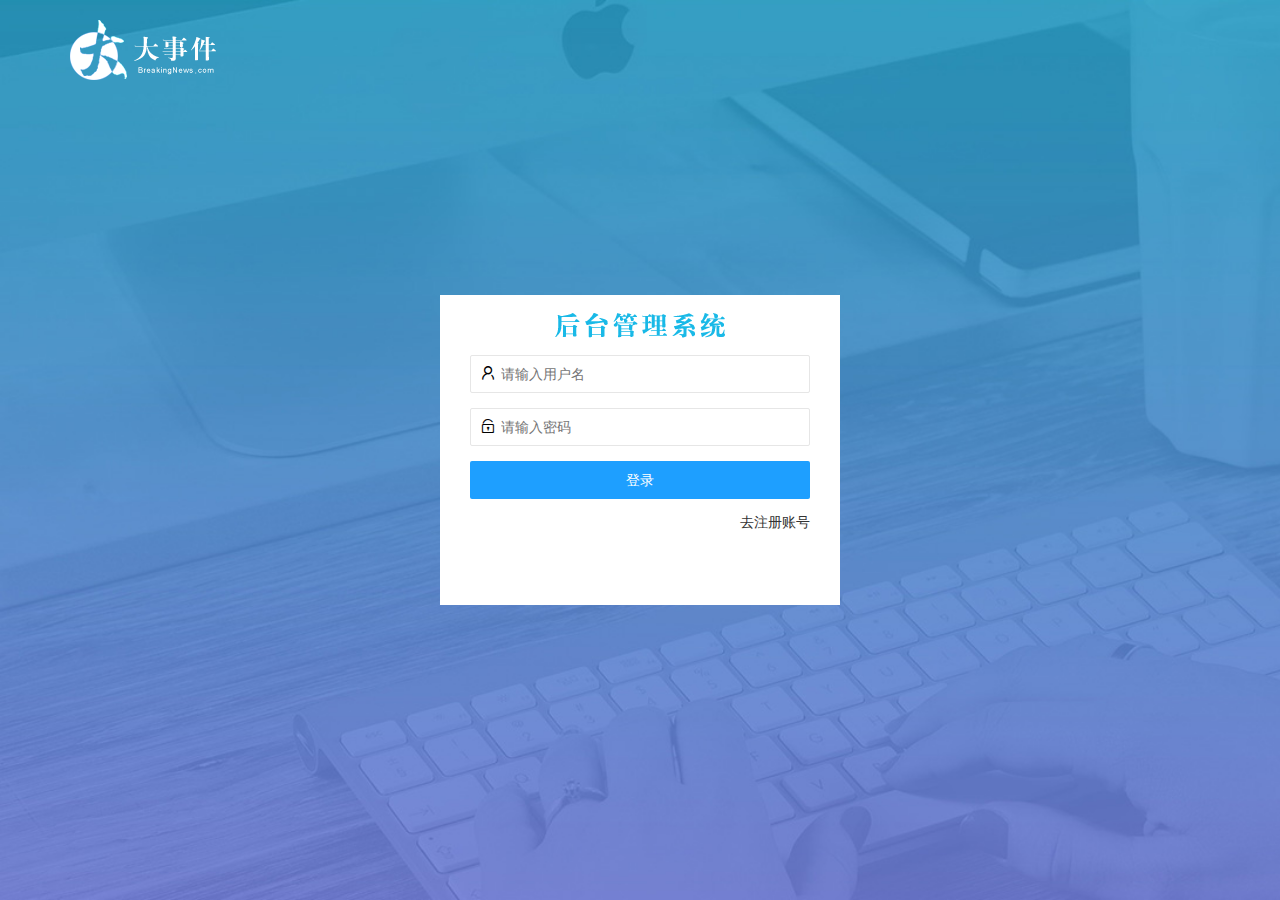
<file: login.html>
<!DOCTYPE html>
<html lang="en">

<head>
    <meta charset="UTF-8">
    <meta name="viewport" content="width=device-width, initial-scale=1.0">
    <title>大事件-登录界面</title>
    <link rel="stylesheet" href="/assets/lib/layui/css/layui.css" />
    <link rel="stylesheet" href="/assets/css/login.css" />
</head>

<body>

    <div class="layui-main logo">
        <img src="/assets/images/logo.png" alt="">
    </div>

    <div class="loginAndRegBox">
        <div class="title-box"> </div>
        <!-- 登录 -->
        <div class="login-box">
            <form class="layui-form" id="form_login">
                <div class="layui-form-item">
                    <i class="layui-icon layui-icon-username"></i>
                    <input type="text" name="username" required lay-verify="required" placeholder="请输入用户名"
                        autocomplete="off" class="layui-input">
                </div>
                <div class="layui-form-item">
                    <i class="layui-icon layui-icon-password"></i>
                    <input type="password" name="password" required lay-verify="required" placeholder="请输入密码"
                        autocomplete="off" class="layui-input">
                </div>
                <button class="layui-btn  layui-btn-normal layui-btn-fluid" lay-submit lay-filter="formDemo">登录</button>
                <a href="javascript:;" class="showReg">去注册账号</a>
            </form>
        </div>
        <!-- 注册 -->
        <div class="login-reg">
            <form class="layui-form" id="form_reg">
                <div class="layui-form-item">
                    <i class="layui-icon layui-icon-username"></i>
                    <input type="text" name="username" required lay-verify="required" placeholder="请输入用户名"
                        autocomplete="off" class="layui-input">
                </div>
                <div class="layui-form-item">
                    <i class="layui-icon layui-icon-password"></i>
                    <input type="password" name="password" required lay-verify="required|pwd" placeholder="请输入密码"
                        autocomplete="off" class="layui-input">
                </div>
                <div class="layui-form-item">
                    <i class="layui-icon layui-icon-password"></i>
                    <input type="password" name="repassword" required lay-verify="required|repwd" placeholder="再次确认密码"
                        autocomplete="off" class="layui-input">
                </div>
                <button class="layui-btn  layui-btn-normal layui-btn-fluid " id="link_login" lay-submit
                    lay-filter="formDemo">注册</button>
                <a href="javascript:;" class="hideReg">去登录</a>
            </form>

        </div>
        <script src="/assets/lib/jquery.js"></script>
        <script src="/assets/lib/layui/layui.all.js"></script>
        <script src="/assets/js/baseAPI.js"></script>
        <script src="/assets/js/login.js"></script>
</body>

</html>
</file>
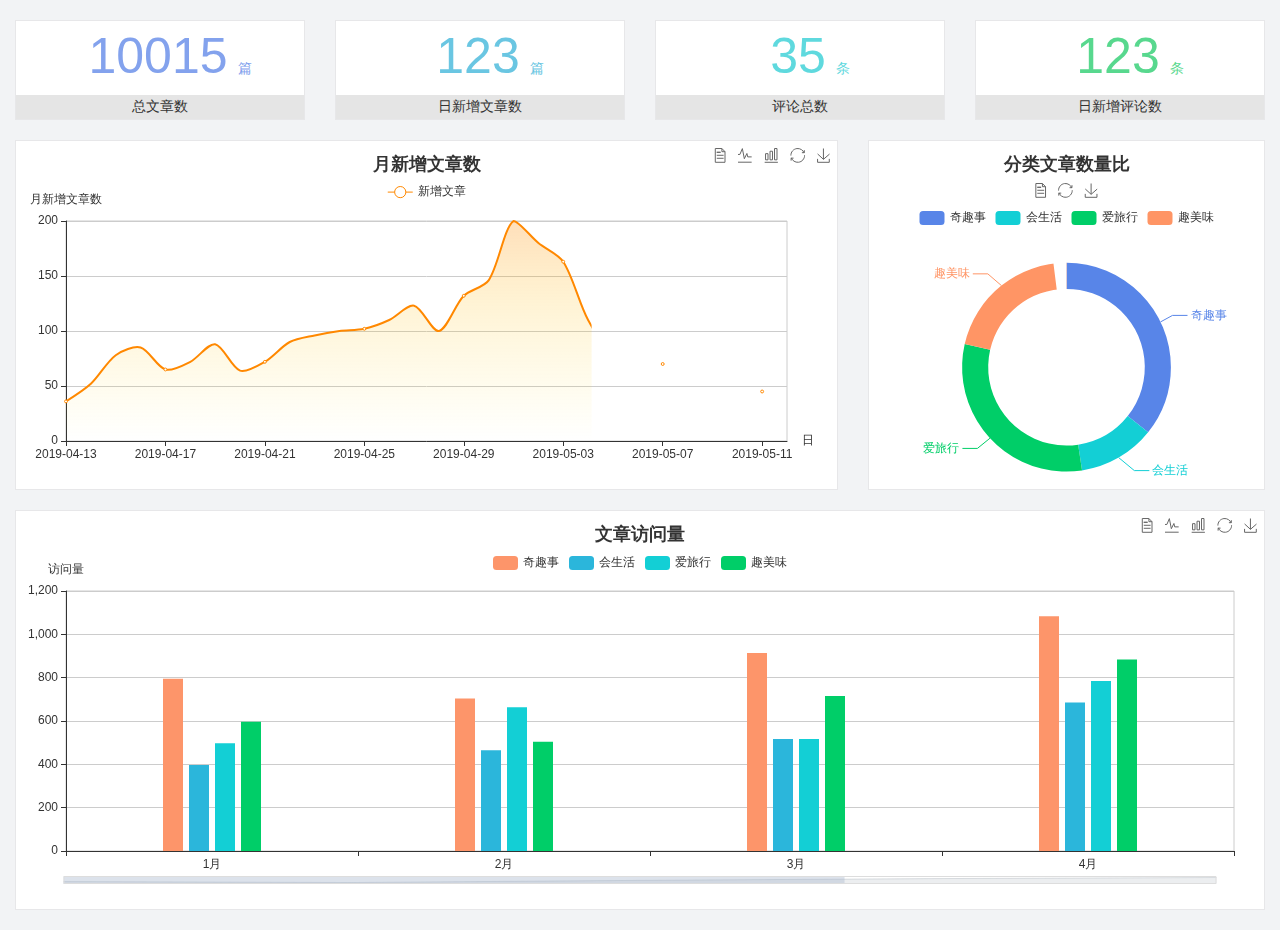
<file: home/dashboard.html>
<!DOCTYPE html>
<html lang="en">

<head>
  <meta charset="UTF-8">
  <meta name="viewport" content="width=device-width, initial-scale=1.0">
  <meta http-equiv="X-UA-Compatible" content="ie=edge">
  <title>图表统计</title>
  <link rel="stylesheet" href="../../assets/lib/bootstrap.css" />
  <link rel="stylesheet" href="../../assets/lib/main.css" />
  <script src="../../assets/lib/jquery.js"></script>
  <script type="text/javascript" src="../../assets/lib/echarts.min.js"></script>
</head>

<body>
  <div class="container-fluid">
    <div class="row spannel_list">
      <div class="col-sm-3 col-xs-6">
        <div class="spannel">
          <em>10015</em><span>篇</span>
          <b>总文章数</b>
        </div>
      </div>
      <div class="col-sm-3 col-xs-6">
        <div class="spannel scolor01">
          <em>123</em><span>篇</span>
          <b>日新增文章数</b>
        </div>
      </div>
      <div class="col-sm-3 col-xs-6">
        <div class="spannel scolor02">
          <em>35</em><span>条</span>
          <b>评论总数</b>
        </div>
      </div>
      <div class="col-sm-3 col-xs-6">
        <div class="spannel scolor03">
          <em>123</em><span>条</span>
          <b>日新增评论数</b>
        </div>
      </div>
    </div>
  </div>

  <div class="container-fluid">
    <div class="row curve-pie">
      <div class="col-lg-8 col-md-8">
        <div class="gragh_pannel" id="curve_show"></div>
      </div>
      <div class="col-lg-4 col-md-4">
        <div class="gragh_pannel" id="pie_show"></div>
      </div>
    </div>
  </div>

  <div class="container-fluid">
    <div class="column_pannel" id="column_show"></div>
  </div>

  <script>
    var oChart = echarts.init(document.getElementById('curve_show'));
    var aList_all = [
      { 'count': 36, 'date': '2019-04-13' },
      { 'count': 52, 'date': '2019-04-14' },
      { 'count': 78, 'date': '2019-04-15' },
      { 'count': 85, 'date': '2019-04-16' },
      { 'count': 65, 'date': '2019-04-17' },
      { 'count': 72, 'date': '2019-04-18' },
      { 'count': 88, 'date': '2019-04-19' },
      { 'count': 64, 'date': '2019-04-20' },
      { 'count': 72, 'date': '2019-04-21' },
      { 'count': 90, 'date': '2019-04-22' },
      { 'count': 96, 'date': '2019-04-23' },
      { 'count': 100, 'date': '2019-04-24' },
      { 'count': 102, 'date': '2019-04-25' },
      { 'count': 110, 'date': '2019-04-26' },
      { 'count': 123, 'date': '2019-04-27' },
      { 'count': 100, 'date': '2019-04-28' },
      { 'count': 132, 'date': '2019-04-29' },
      { 'count': 146, 'date': '2019-04-30' },
      { 'count': 200, 'date': '2019-05-01' },
      { 'count': 180, 'date': '2019-05-02' },
      { 'count': 163, 'date': '2019-05-03' },
      { 'count': 110, 'date': '2019-05-04' },
      { 'count': 80, 'date': '2019-05-05' },
      { 'count': 82, 'date': '2019-05-06' },
      { 'count': 70, 'date': '2019-05-07' },
      { 'count': 65, 'date': '2019-05-08' },
      { 'count': 54, 'date': '2019-05-09' },
      { 'count': 40, 'date': '2019-05-10' },
      { 'count': 45, 'date': '2019-05-11' },
      { 'count': 38, 'date': '2019-05-12' },
    ];

    let aCount = [];
    let aDate = [];

    for (var i = 0; i < aList_all.length; i++) {
      aCount.push(aList_all[i].count);
      aDate.push(aList_all[i].date);
    }

    var chartopt = {
      title: {
        text: '月新增文章数',
        left: 'center',
        top: '10'
      },
      tooltip: {
        trigger: 'axis'
      },
      legend: {
        data: ['新增文章'],
        top: '40'
      },
      toolbox: {
        show: true,
        feature: {
          mark: { show: true },
          dataView: { show: true, readOnly: false },
          magicType: { show: true, type: ['line', 'bar'] },
          restore: { show: true },
          saveAsImage: { show: true }
        }
      },
      calculable: true,
      xAxis: [
        {
          name: '日',
          type: 'category',
          boundaryGap: false,
          data: aDate
        }
      ],
      yAxis: [
        {
          name: '月新增文章数',
          type: 'value'
        }
      ],
      series: [
        {
          name: '新增文章',
          type: 'line',
          smooth: true,
          itemStyle: { normal: { areaStyle: { type: 'default' }, color: '#f80' }, lineStyle: { color: '#f80' } },
          data: aCount
        }],
      areaStyle: {
        normal: {
          color: new echarts.graphic.LinearGradient(0, 0, 0, 1, [{
            offset: 0,
            color: 'rgba(255,136,0,0.39)'
          }, {
            offset: .34,
            color: 'rgba(255,180,0,0.25)'
          }, {
            offset: 1,
            color: 'rgba(255,222,0,0.00)'
          }])

        }
      },
      grid: {
        show: true,
        x: 50,
        x2: 50,
        y: 80,
        height: 220
      }
    };

    oChart.setOption(chartopt);


    var oPie = echarts.init(document.getElementById('pie_show'));
    var oPieopt =
    {
      title: {
        top: 10,
        text: '分类文章数量比',
        x: 'center'
      },
      tooltip: {
        trigger: 'item',
        formatter: "{a} <br/>{b} : {c} ({d}%)"
      },
      color: ['#5885e8', '#13cfd5', '#00ce68', '#ff9565'],
      legend: {
        x: 'center',
        top: 65,
        data: ['奇趣事', '会生活', '爱旅行', '趣美味']
      },
      toolbox: {
        show: true,
        x: 'center',
        top: 35,
        feature: {
          mark: { show: true },
          dataView: { show: true, readOnly: false },
          magicType: {
            show: true,
            type: ['pie', 'funnel'],
            option: {
              funnel: {
                x: '25%',
                width: '50%',
                funnelAlign: 'left',
                max: 1548
              }
            }
          },
          restore: { show: true },
          saveAsImage: { show: true }
        }
      },
      calculable: true,
      series: [
        {
          name: '访问来源',
          type: 'pie',
          radius: ['45%', '60%'],
          center: ['50%', '65%'],
          data: [
            { value: 300, name: '奇趣事' },
            { value: 100, name: '会生活' },
            { value: 260, name: '爱旅行' },
            { value: 180, name: '趣美味' }
          ]
        }
      ]
    };
    oPie.setOption(oPieopt);



    var oColumn = this.echarts.init(document.getElementById('column_show'));
    var oColumnopt =
    {
      title: {
        text: '文章访问量',
        left: 'center',
        top: '10'
      },
      tooltip: {
        trigger: 'axis'
      },
      legend: {
        data: ['奇趣事', '会生活', '爱旅行', '趣美味'],
        top: '40'
      },
      toolbox: {
        show: true,
        feature: {
          mark: { show: true },
          dataView: { show: true, readOnly: false },
          magicType: { show: true, type: ['line', 'bar'] },
          restore: { show: true },
          saveAsImage: { show: true }
        }
      },
      calculable: true,
      xAxis: [
        {
          type: 'category',
          data: ['1月', '2月', '3月', '4月', '5月']
        }
      ],
      yAxis: [
        {
          name: '访问量',
          type: 'value'
        }
      ],
      series: [
        {
          name: '奇趣事',
          type: 'bar',
          barWidth: 20,
          itemStyle: {
            normal: { areaStyle: { type: 'default' }, color: '#fd956a' }
          },
          data: [800, 708, 920, 1090, 1200]
        },
        {
          name: '会生活',
          type: 'bar',
          barWidth: 20,
          itemStyle: {
            normal: { areaStyle: { type: 'default' }, color: '#2bb6db' }
          },
          data: [400, 468, 520, 690, 800]
        },
        {
          name: '爱旅行',
          type: 'bar',
          barWidth: 20,
          itemStyle: {
            normal: { areaStyle: { type: 'default' }, color: '#13cfd5' }
          },
          data: [500, 668, 520, 790, 900]
        },
        {
          name: '趣美味',
          type: 'bar',
          barWidth: 20,
          itemStyle: {
            normal: { areaStyle: { type: 'default' }, color: '#00ce68' }
          },
          data: [600, 508, 720, 890, 1000]
        }
      ],
      grid: {
        show: true,
        x: 50,
        x2: 30,
        y: 80,
        height: 260
      },
      dataZoom: [//给x轴设置滚动条
        {
          start: 0,//默认为0
          end: 100 - 1000 / 31,//默认为100
          type: 'slider',
          show: true,
          xAxisIndex: [0],
          handleSize: 0,//滑动条的 左右2个滑动条的大小
          height: 8,//组件高度
          left: 45, //左边的距离
          right: 50,//右边的距离
          bottom: 26,//右边的距离
          handleColor: '#ddd',//h滑动图标的颜色
          handleStyle: {
            borderColor: "#cacaca",
            borderWidth: "1",
            shadowBlur: 2,
            background: "#ddd",
            shadowColor: "#ddd",
          }
        }]
    };
    oColumn.setOption(oColumnopt);
  </script>
</body>

</html>
</file>
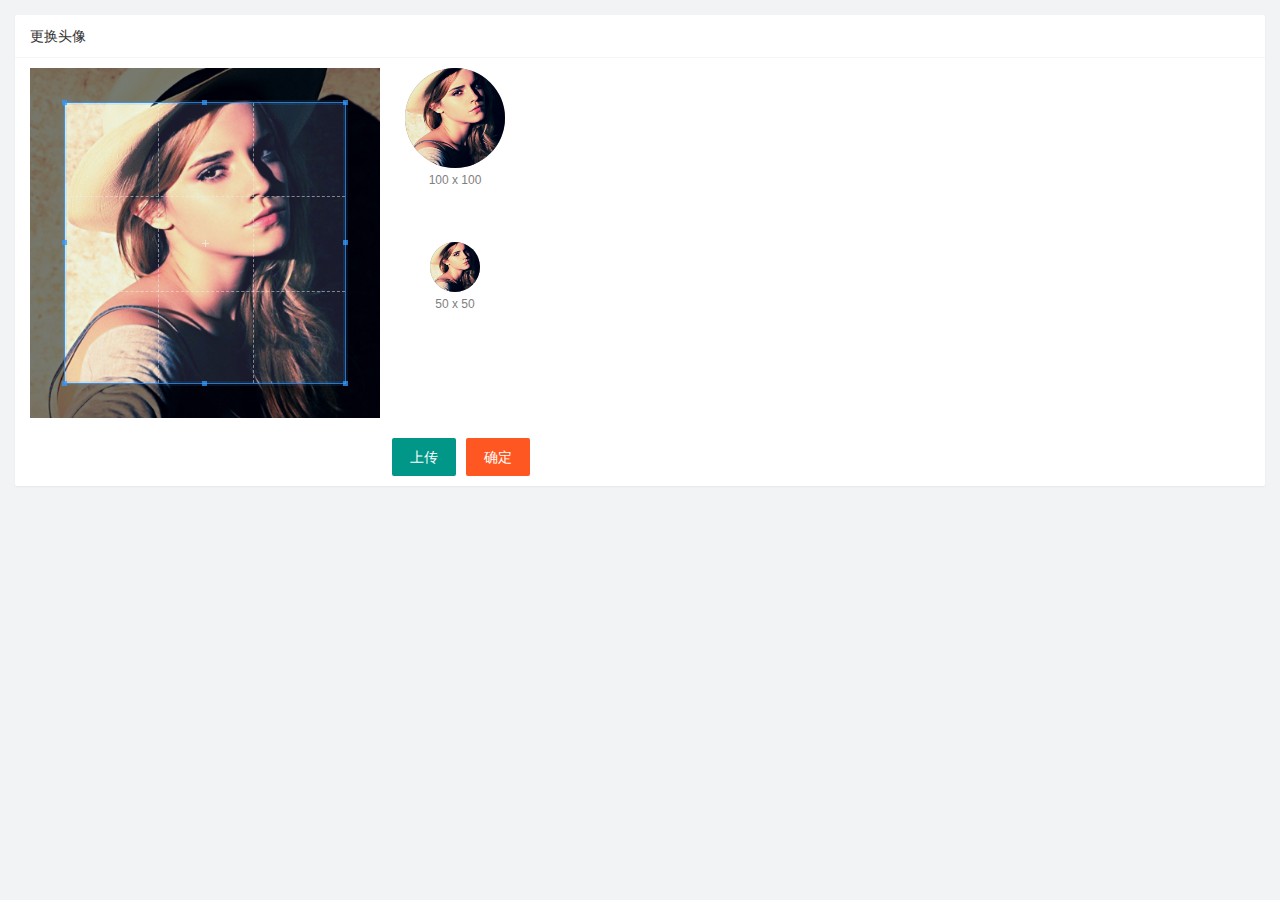
<file: user/user_avatar.html>
<!DOCTYPE html>
<html lang="en">
  <head>
    <meta charset="UTF-8" />
    <meta name="viewport" content="width=device-width, initial-scale=1.0" />
    <title>Document</title>
    <link rel="stylesheet" href="/assets/lib/layui/css/layui.css" />
    <link rel="stylesheet" href="/assets/lib/cropper/cropper.css" />
    <link rel="stylesheet" href="/assets/css/user/user_avatar.css" />
  </head>
  <body>
    <!-- 卡片区域 -->
    <div class="layui-card">
      <div class="layui-card-header">更换头像</div>
      <div class="layui-card-body">
        <!-- 第一行的图片裁剪和预览区域 -->
        <div class="row1">
          <!-- 图片裁剪区域 -->
          <div class="cropper-box">
            <!-- 这个 img 标签很重要，将来会把它初始化为裁剪区域 -->
            <img id="image" src="/assets/images/sample.jpg" />
          </div>
          <!-- 图片的预览区域 -->
          <div class="preview-box">
            <div>
              <!-- 宽高为 100px 的预览区域 -->
              <div class="img-preview w100"></div>
              <p class="size">100 x 100</p>
            </div>
            <div>
              <!-- 宽高为 50px 的预览区域 -->
              <div class="img-preview w50"></div>
              <p class="size">50 x 50</p>
            </div>
          </div>
        </div>

        <!-- 第二行的按钮区域 -->
        <div class="row2">
          <!-- 通过 accept 属性，可以指定，允许用户选择什么类型的文件 -->
          <input type="file" id="file" accept="image/png,image/jpeg" />
          <button type="button" class="layui-btn" id="btnChooseImage">上传</button>
          <button type="button" class="layui-btn layui-btn-danger" id="btnUpload">确定</button>
        </div>
      </div>
    </div>

    <script src="/assets/lib/layui/layui.all.js"></script>
    <script src="/assets/lib/jquery.js"></script>
    <script src="/assets/lib/cropper/Cropper.js"></script>
    <script src="/assets/lib/cropper/jquery-cropper.js"></script>
    <script src="/assets/js/baseAPI.js"></script>
    <script src="/assets/js/user/user_avatar.js"></script>
  </body>
</html>
</file>
<file: assets/lib/layui/css/layui.css>
/** layui-v2.5.5 MIT License By https://www.layui.com */
 .layui-inline,img{display:inline-block;vertical-align:middle}h1,h2,h3,h4,h5,h6{font-weight:400}.layui-edge,.layui-header,.layui-inline,.layui-main{position:relative}.layui-body,.layui-edge,.layui-elip{overflow:hidden}.layui-btn,.layui-edge,.layui-inline,img{vertical-align:middle}.layui-btn,.layui-disabled,.layui-icon,.layui-unselect{-moz-user-select:none;-webkit-user-select:none;-ms-user-select:none}.layui-elip,.layui-form-checkbox span,.layui-form-pane .layui-form-label{text-overflow:ellipsis;white-space:nowrap}.layui-breadcrumb,.layui-tree-btnGroup{visibility:hidden}blockquote,body,button,dd,div,dl,dt,form,h1,h2,h3,h4,h5,h6,input,li,ol,p,pre,td,textarea,th,ul{margin:0;padding:0;-webkit-tap-highlight-color:rgba(0,0,0,0)}a:active,a:hover{outline:0}img{border:none}li{list-style:none}table{border-collapse:collapse;border-spacing:0}h4,h5,h6{font-size:100%}button,input,optgroup,option,select,textarea{font-family:inherit;font-size:inherit;font-style:inherit;font-weight:inherit;outline:0}pre{white-space:pre-wrap;white-space:-moz-pre-wrap;white-space:-pre-wrap;white-space:-o-pre-wrap;word-wrap:break-word}body{line-height:24px;font:14px Helvetica Neue,Helvetica,PingFang SC,Tahoma,Arial,sans-serif}hr{height:1px;margin:10px 0;border:0;clear:both}a{color:#333;text-decoration:none}a:hover{color:#777}a cite{font-style:normal;*cursor:pointer}.layui-border-box,.layui-border-box *{box-sizing:border-box}.layui-box,.layui-box *{box-sizing:content-box}.layui-clear{clear:both;*zoom:1}.layui-clear:after{content:'\20';clear:both;*zoom:1;display:block;height:0}.layui-inline{*display:inline;*zoom:1}.layui-edge{display:inline-block;width:0;height:0;border-width:6px;border-style:dashed;border-color:transparent}.layui-edge-top{top:-4px;border-bottom-color:#999;border-bottom-style:solid}.layui-edge-right{border-left-color:#999;border-left-style:solid}.layui-edge-bottom{top:2px;border-top-color:#999;border-top-style:solid}.layui-edge-left{border-right-color:#999;border-right-style:solid}.layui-disabled,.layui-disabled:hover{color:#d2d2d2!important;cursor:not-allowed!important}.layui-circle{border-radius:100%}.layui-show{display:block!important}.layui-hide{display:none!important}@font-face{font-family:layui-icon;src:url(../font/iconfont.eot?v=250);src:url(../font/iconfont.eot?v=250#iefix) format('embedded-opentype'),url(../font/iconfont.woff2?v=250) format('woff2'),url(../font/iconfont.woff?v=250) format('woff'),url(../font/iconfont.ttf?v=250) format('truetype'),url(../font/iconfont.svg?v=250#layui-icon) format('svg')}.layui-icon{font-family:layui-icon!important;font-size:16px;font-style:normal;-webkit-font-smoothing:antialiased;-moz-osx-font-smoothing:grayscale}.layui-icon-reply-fill:before{content:"\e611"}.layui-icon-set-fill:before{content:"\e614"}.layui-icon-menu-fill:before{content:"\e60f"}.layui-icon-search:before{content:"\e615"}.layui-icon-share:before{content:"\e641"}.layui-icon-set-sm:before{content:"\e620"}.layui-icon-engine:before{content:"\e628"}.layui-icon-close:before{content:"\1006"}.layui-icon-close-fill:before{content:"\1007"}.layui-icon-chart-screen:before{content:"\e629"}.layui-icon-star:before{content:"\e600"}.layui-icon-circle-dot:before{content:"\e617"}.layui-icon-chat:before{content:"\e606"}.layui-icon-release:before{content:"\e609"}.layui-icon-list:before{content:"\e60a"}.layui-icon-chart:before{content:"\e62c"}.layui-icon-ok-circle:before{content:"\1005"}.layui-icon-layim-theme:before{content:"\e61b"}.layui-icon-table:before{content:"\e62d"}.layui-icon-right:before{content:"\e602"}.layui-icon-left:before{content:"\e603"}.layui-icon-cart-simple:before{content:"\e698"}.layui-icon-face-cry:before{content:"\e69c"}.layui-icon-face-smile:before{content:"\e6af"}.layui-icon-survey:before{content:"\e6b2"}.layui-icon-tree:before{content:"\e62e"}.layui-icon-upload-circle:before{content:"\e62f"}.layui-icon-add-circle:before{content:"\e61f"}.layui-icon-download-circle:before{content:"\e601"}.layui-icon-templeate-1:before{content:"\e630"}.layui-icon-util:before{content:"\e631"}.layui-icon-face-surprised:before{content:"\e664"}.layui-icon-edit:before{content:"\e642"}.layui-icon-speaker:before{content:"\e645"}.layui-icon-down:before{content:"\e61a"}.layui-icon-file:before{content:"\e621"}.layui-icon-layouts:before{content:"\e632"}.layui-icon-rate-half:before{content:"\e6c9"}.layui-icon-add-circle-fine:before{content:"\e608"}.layui-icon-prev-circle:before{content:"\e633"}.layui-icon-read:before{content:"\e705"}.layui-icon-404:before{content:"\e61c"}.layui-icon-carousel:before{content:"\e634"}.layui-icon-help:before{content:"\e607"}.layui-icon-code-circle:before{content:"\e635"}.layui-icon-water:before{content:"\e636"}.layui-icon-username:before{content:"\e66f"}.layui-icon-find-fill:before{content:"\e670"}.layui-icon-about:before{content:"\e60b"}.layui-icon-location:before{content:"\e715"}.layui-icon-up:before{content:"\e619"}.layui-icon-pause:before{content:"\e651"}.layui-icon-date:before{content:"\e637"}.layui-icon-layim-uploadfile:before{content:"\e61d"}.layui-icon-delete:before{content:"\e640"}.layui-icon-play:before{content:"\e652"}.layui-icon-top:before{content:"\e604"}.layui-icon-friends:before{content:"\e612"}.layui-icon-refresh-3:before{content:"\e9aa"}.layui-icon-ok:before{content:"\e605"}.layui-icon-layer:before{content:"\e638"}.layui-icon-face-smile-fine:before{content:"\e60c"}.layui-icon-dollar:before{content:"\e659"}.layui-icon-group:before{content:"\e613"}.layui-icon-layim-download:before{content:"\e61e"}.layui-icon-picture-fine:before{content:"\e60d"}.layui-icon-link:before{content:"\e64c"}.layui-icon-diamond:before{content:"\e735"}.layui-icon-log:before{content:"\e60e"}.layui-icon-rate-solid:before{content:"\e67a"}.layui-icon-fonts-del:before{content:"\e64f"}.layui-icon-unlink:before{content:"\e64d"}.layui-icon-fonts-clear:before{content:"\e639"}.layui-icon-triangle-r:before{content:"\e623"}.layui-icon-circle:before{content:"\e63f"}.layui-icon-radio:before{content:"\e643"}.layui-icon-align-center:before{content:"\e647"}.layui-icon-align-right:before{content:"\e648"}.layui-icon-align-left:before{content:"\e649"}.layui-icon-loading-1:before{content:"\e63e"}.layui-icon-return:before{content:"\e65c"}.layui-icon-fonts-strong:before{content:"\e62b"}.layui-icon-upload:before{content:"\e67c"}.layui-icon-dialogue:before{content:"\e63a"}.layui-icon-video:before{content:"\e6ed"}.layui-icon-headset:before{content:"\e6fc"}.layui-icon-cellphone-fine:before{content:"\e63b"}.layui-icon-add-1:before{content:"\e654"}.layui-icon-face-smile-b:before{content:"\e650"}.layui-icon-fonts-html:before{content:"\e64b"}.layui-icon-form:before{content:"\e63c"}.layui-icon-cart:before{content:"\e657"}.layui-icon-camera-fill:before{content:"\e65d"}.layui-icon-tabs:before{content:"\e62a"}.layui-icon-fonts-code:before{content:"\e64e"}.layui-icon-fire:before{content:"\e756"}.layui-icon-set:before{content:"\e716"}.layui-icon-fonts-u:before{content:"\e646"}.layui-icon-triangle-d:before{content:"\e625"}.layui-icon-tips:before{content:"\e702"}.layui-icon-picture:before{content:"\e64a"}.layui-icon-more-vertical:before{content:"\e671"}.layui-icon-flag:before{content:"\e66c"}.layui-icon-loading:before{content:"\e63d"}.layui-icon-fonts-i:before{content:"\e644"}.layui-icon-refresh-1:before{content:"\e666"}.layui-icon-rmb:before{content:"\e65e"}.layui-icon-home:before{content:"\e68e"}.layui-icon-user:before{content:"\e770"}.layui-icon-notice:before{content:"\e667"}.layui-icon-login-weibo:before{content:"\e675"}.layui-icon-voice:before{content:"\e688"}.layui-icon-upload-drag:before{content:"\e681"}.layui-icon-login-qq:before{content:"\e676"}.layui-icon-snowflake:before{content:"\e6b1"}.layui-icon-file-b:before{content:"\e655"}.layui-icon-template:before{content:"\e663"}.layui-icon-auz:before{content:"\e672"}.layui-icon-console:before{content:"\e665"}.layui-icon-app:before{content:"\e653"}.layui-icon-prev:before{content:"\e65a"}.layui-icon-website:before{content:"\e7ae"}.layui-icon-next:before{content:"\e65b"}.layui-icon-component:before{content:"\e857"}.layui-icon-more:before{content:"\e65f"}.layui-icon-login-wechat:before{content:"\e677"}.layui-icon-shrink-right:before{content:"\e668"}.layui-icon-spread-left:before{content:"\e66b"}.layui-icon-camera:before{content:"\e660"}.layui-icon-note:before{content:"\e66e"}.layui-icon-refresh:before{content:"\e669"}.layui-icon-female:before{content:"\e661"}.layui-icon-male:before{content:"\e662"}.layui-icon-password:before{content:"\e673"}.layui-icon-senior:before{content:"\e674"}.layui-icon-theme:before{content:"\e66a"}.layui-icon-tread:before{content:"\e6c5"}.layui-icon-praise:before{content:"\e6c6"}.layui-icon-star-fill:before{content:"\e658"}.layui-icon-rate:before{content:"\e67b"}.layui-icon-template-1:before{content:"\e656"}.layui-icon-vercode:before{content:"\e679"}.layui-icon-cellphone:before{content:"\e678"}.layui-icon-screen-full:before{content:"\e622"}.layui-icon-screen-restore:before{content:"\e758"}.layui-icon-cols:before{content:"\e610"}.layui-icon-export:before{content:"\e67d"}.layui-icon-print:before{content:"\e66d"}.layui-icon-slider:before{content:"\e714"}.layui-icon-addition:before{content:"\e624"}.layui-icon-subtraction:before{content:"\e67e"}.layui-icon-service:before{content:"\e626"}.layui-icon-transfer:before{content:"\e691"}.layui-main{width:1140px;margin:0 auto}.layui-header{z-index:1000;height:60px}.layui-header a:hover{transition:all .5s;-webkit-transition:all .5s}.layui-side{position:fixed;left:0;top:0;bottom:0;z-index:999;width:200px;overflow-x:hidden}.layui-side-scroll{position:relative;width:220px;height:100%;overflow-x:hidden}.layui-body{position:absolute;left:200px;right:0;top:0;bottom:0;z-index:998;width:auto;overflow-y:auto;box-sizing:border-box}.layui-layout-body{overflow:hidden}.layui-layout-admin .layui-header{background-color:#23262E}.layui-layout-admin .layui-side{top:60px;width:200px;overflow-x:hidden}.layui-layout-admin .layui-body{position:fixed;top:60px;bottom:44px}.layui-layout-admin .layui-main{width:auto;margin:0 15px}.layui-layout-admin .layui-footer{position:fixed;left:200px;right:0;bottom:0;height:44px;line-height:44px;padding:0 15px;background-color:#eee}.layui-layout-admin .layui-logo{position:absolute;left:0;top:0;width:200px;height:100%;line-height:60px;text-align:center;color:#009688;font-size:16px}.layui-layout-admin .layui-header .layui-nav{background:0 0}.layui-layout-left{position:absolute!important;left:200px;top:0}.layui-layout-right{position:absolute!important;right:0;top:0}.layui-container{position:relative;margin:0 auto;padding:0 15px;box-sizing:border-box}.layui-fluid{position:relative;margin:0 auto;padding:0 15px}.layui-row:after,.layui-row:before{content:'';display:block;clear:both}.layui-col-lg1,.layui-col-lg10,.layui-col-lg11,.layui-col-lg12,.layui-col-lg2,.layui-col-lg3,.layui-col-lg4,.layui-col-lg5,.layui-col-lg6,.layui-col-lg7,.layui-col-lg8,.layui-col-lg9,.layui-col-md1,.layui-col-md10,.layui-col-md11,.layui-col-md12,.layui-col-md2,.layui-col-md3,.layui-col-md4,.layui-col-md5,.layui-col-md6,.layui-col-md7,.layui-col-md8,.layui-col-md9,.layui-col-sm1,.layui-col-sm10,.layui-col-sm11,.layui-col-sm12,.layui-col-sm2,.layui-col-sm3,.layui-col-sm4,.layui-col-sm5,.layui-col-sm6,.layui-col-sm7,.layui-col-sm8,.layui-col-sm9,.layui-col-xs1,.layui-col-xs10,.layui-col-xs11,.layui-col-xs12,.layui-col-xs2,.layui-col-xs3,.layui-col-xs4,.layui-col-xs5,.layui-col-xs6,.layui-col-xs7,.layui-col-xs8,.layui-col-xs9{position:relative;display:block;box-sizing:border-box}.layui-col-xs1,.layui-col-xs10,.layui-col-xs11,.layui-col-xs12,.layui-col-xs2,.layui-col-xs3,.layui-col-xs4,.layui-col-xs5,.layui-col-xs6,.layui-col-xs7,.layui-col-xs8,.layui-col-xs9{float:left}.layui-col-xs1{width:8.33333333%}.layui-col-xs2{width:16.66666667%}.layui-col-xs3{width:25%}.layui-col-xs4{width:33.33333333%}.layui-col-xs5{width:41.66666667%}.layui-col-xs6{width:50%}.layui-col-xs7{width:58.33333333%}.layui-col-xs8{width:66.66666667%}.layui-col-xs9{width:75%}.layui-col-xs10{width:83.33333333%}.layui-col-xs11{width:91.66666667%}.layui-col-xs12{width:100%}.layui-col-xs-offset1{margin-left:8.33333333%}.layui-col-xs-offset2{margin-left:16.66666667%}.layui-col-xs-offset3{margin-left:25%}.layui-col-xs-offset4{margin-left:33.33333333%}.layui-col-xs-offset5{margin-left:41.66666667%}.layui-col-xs-offset6{margin-left:50%}.layui-col-xs-offset7{margin-left:58.33333333%}.layui-col-xs-offset8{margin-left:66.66666667%}.layui-col-xs-offset9{margin-left:75%}.layui-col-xs-offset10{margin-left:83.33333333%}.layui-col-xs-offset11{margin-left:91.66666667%}.layui-col-xs-offset12{margin-left:100%}@media screen and (max-width:768px){.layui-hide-xs{display:none!important}.layui-show-xs-block{display:block!important}.layui-show-xs-inline{display:inline!important}.layui-show-xs-inline-block{display:inline-block!important}}@media screen and (min-width:768px){.layui-container{width:750px}.layui-hide-sm{display:none!important}.layui-show-sm-block{display:block!important}.layui-show-sm-inline{display:inline!important}.layui-show-sm-inline-block{display:inline-block!important}.layui-col-sm1,.layui-col-sm10,.layui-col-sm11,.layui-col-sm12,.layui-col-sm2,.layui-col-sm3,.layui-col-sm4,.layui-col-sm5,.layui-col-sm6,.layui-col-sm7,.layui-col-sm8,.layui-col-sm9{float:left}.layui-col-sm1{width:8.33333333%}.layui-col-sm2{width:16.66666667%}.layui-col-sm3{width:25%}.layui-col-sm4{width:33.33333333%}.layui-col-sm5{width:41.66666667%}.layui-col-sm6{width:50%}.layui-col-sm7{width:58.33333333%}.layui-col-sm8{width:66.66666667%}.layui-col-sm9{width:75%}.layui-col-sm10{width:83.33333333%}.layui-col-sm11{width:91.66666667%}.layui-col-sm12{width:100%}.layui-col-sm-offset1{margin-left:8.33333333%}.layui-col-sm-offset2{margin-left:16.66666667%}.layui-col-sm-offset3{margin-left:25%}.layui-col-sm-offset4{margin-left:33.33333333%}.layui-col-sm-offset5{margin-left:41.66666667%}.layui-col-sm-offset6{margin-left:50%}.layui-col-sm-offset7{margin-left:58.33333333%}.layui-col-sm-offset8{margin-left:66.66666667%}.layui-col-sm-offset9{margin-left:75%}.layui-col-sm-offset10{margin-left:83.33333333%}.layui-col-sm-offset11{margin-left:91.66666667%}.layui-col-sm-offset12{margin-left:100%}}@media screen and (min-width:992px){.layui-container{width:970px}.layui-hide-md{display:none!important}.layui-show-md-block{display:block!important}.layui-show-md-inline{display:inline!important}.layui-show-md-inline-block{display:inline-block!important}.layui-col-md1,.layui-col-md10,.layui-col-md11,.layui-col-md12,.layui-col-md2,.layui-col-md3,.layui-col-md4,.layui-col-md5,.layui-col-md6,.layui-col-md7,.layui-col-md8,.layui-col-md9{float:left}.layui-col-md1{width:8.33333333%}.layui-col-md2{width:16.66666667%}.layui-col-md3{width:25%}.layui-col-md4{width:33.33333333%}.layui-col-md5{width:41.66666667%}.layui-col-md6{width:50%}.layui-col-md7{width:58.33333333%}.layui-col-md8{width:66.66666667%}.layui-col-md9{width:75%}.layui-col-md10{width:83.33333333%}.layui-col-md11{width:91.66666667%}.layui-col-md12{width:100%}.layui-col-md-offset1{margin-left:8.33333333%}.layui-col-md-offset2{margin-left:16.66666667%}.layui-col-md-offset3{margin-left:25%}.layui-col-md-offset4{margin-left:33.33333333%}.layui-col-md-offset5{margin-left:41.66666667%}.layui-col-md-offset6{margin-left:50%}.layui-col-md-offset7{margin-left:58.33333333%}.layui-col-md-offset8{margin-left:66.66666667%}.layui-col-md-offset9{margin-left:75%}.layui-col-md-offset10{margin-left:83.33333333%}.layui-col-md-offset11{margin-left:91.66666667%}.layui-col-md-offset12{margin-left:100%}}@media screen and (min-width:1200px){.layui-container{width:1170px}.layui-hide-lg{display:none!important}.layui-show-lg-block{display:block!important}.layui-show-lg-inline{display:inline!important}.layui-show-lg-inline-block{display:inline-block!important}.layui-col-lg1,.layui-col-lg10,.layui-col-lg11,.layui-col-lg12,.layui-col-lg2,.layui-col-lg3,.layui-col-lg4,.layui-col-lg5,.layui-col-lg6,.layui-col-lg7,.layui-col-lg8,.layui-col-lg9{float:left}.layui-col-lg1{width:8.33333333%}.layui-col-lg2{width:16.66666667%}.layui-col-lg3{width:25%}.layui-col-lg4{width:33.33333333%}.layui-col-lg5{width:41.66666667%}.layui-col-lg6{width:50%}.layui-col-lg7{width:58.33333333%}.layui-col-lg8{width:66.66666667%}.layui-col-lg9{width:75%}.layui-col-lg10{width:83.33333333%}.layui-col-lg11{width:91.66666667%}.layui-col-lg12{width:100%}.layui-col-lg-offset1{margin-left:8.33333333%}.layui-col-lg-offset2{margin-left:16.66666667%}.layui-col-lg-offset3{margin-left:25%}.layui-col-lg-offset4{margin-left:33.33333333%}.layui-col-lg-offset5{margin-left:41.66666667%}.layui-col-lg-offset6{margin-left:50%}.layui-col-lg-offset7{margin-left:58.33333333%}.layui-col-lg-offset8{margin-left:66.66666667%}.layui-col-lg-offset9{margin-left:75%}.layui-col-lg-offset10{margin-left:83.33333333%}.layui-col-lg-offset11{margin-left:91.66666667%}.layui-col-lg-offset12{margin-left:100%}}.layui-col-space1{margin:-.5px}.layui-col-space1>*{padding:.5px}.layui-col-space3{margin:-1.5px}.layui-col-space3>*{padding:1.5px}.layui-col-space5{margin:-2.5px}.layui-col-space5>*{padding:2.5px}.layui-col-space8{margin:-3.5px}.layui-col-space8>*{padding:3.5px}.layui-col-space10{margin:-5px}.layui-col-space10>*{padding:5px}.layui-col-space12{margin:-6px}.layui-col-space12>*{padding:6px}.layui-col-space15{margin:-7.5px}.layui-col-space15>*{padding:7.5px}.layui-col-space18{margin:-9px}.layui-col-space18>*{padding:9px}.layui-col-space20{margin:-10px}.layui-col-space20>*{padding:10px}.layui-col-space22{margin:-11px}.layui-col-space22>*{padding:11px}.layui-col-space25{margin:-12.5px}.layui-col-space25>*{padding:12.5px}.layui-col-space30{margin:-15px}.layui-col-space30>*{padding:15px}.layui-btn,.layui-input,.layui-select,.layui-textarea,.layui-upload-button{outline:0;-webkit-appearance:none;transition:all .3s;-webkit-transition:all .3s;box-sizing:border-box}.layui-elem-quote{margin-bottom:10px;padding:15px;line-height:22px;border-left:5px solid #009688;border-radius:0 2px 2px 0;background-color:#f2f2f2}.layui-quote-nm{border-style:solid;border-width:1px 1px 1px 5px;background:0 0}.layui-elem-field{margin-bottom:10px;padding:0;border-width:1px;border-style:solid}.layui-elem-field legend{margin-left:20px;padding:0 10px;font-size:20px;font-weight:300}.layui-field-title{margin:10px 0 20px;border-width:1px 0 0}.layui-field-box{padding:10px 15px}.layui-field-title .layui-field-box{padding:10px 0}.layui-progress{position:relative;height:6px;border-radius:20px;background-color:#e2e2e2}.layui-progress-bar{position:absolute;left:0;top:0;width:0;max-width:100%;height:6px;border-radius:20px;text-align:right;background-color:#5FB878;transition:all .3s;-webkit-transition:all .3s}.layui-progress-big,.layui-progress-big .layui-progress-bar{height:18px;line-height:18px}.layui-progress-text{position:relative;top:-20px;line-height:18px;font-size:12px;color:#666}.layui-progress-big .layui-progress-text{position:static;padding:0 10px;color:#fff}.layui-collapse{border-width:1px;border-style:solid;border-radius:2px}.layui-colla-content,.layui-colla-item{border-top-width:1px;border-top-style:solid}.layui-colla-item:first-child{border-top:none}.layui-colla-title{position:relative;height:42px;line-height:42px;padding:0 15px 0 35px;color:#333;background-color:#f2f2f2;cursor:pointer;font-size:14px;overflow:hidden}.layui-colla-content{display:none;padding:10px 15px;line-height:22px;color:#666}.layui-colla-icon{position:absolute;left:15px;top:0;font-size:14px}.layui-card{margin-bottom:15px;border-radius:2px;background-color:#fff;box-shadow:0 1px 2px 0 rgba(0,0,0,.05)}.layui-card:last-child{margin-bottom:0}.layui-card-header{position:relative;height:42px;line-height:42px;padding:0 15px;border-bottom:1px solid #f6f6f6;color:#333;border-radius:2px 2px 0 0;font-size:14px}.layui-bg-black,.layui-bg-blue,.layui-bg-cyan,.layui-bg-green,.layui-bg-orange,.layui-bg-red{color:#fff!important}.layui-card-body{position:relative;padding:10px 15px;line-height:24px}.layui-card-body[pad15]{padding:15px}.layui-card-body[pad20]{padding:20px}.layui-card-body .layui-table{margin:5px 0}.layui-card .layui-tab{margin:0}.layui-panel-window{position:relative;padding:15px;border-radius:0;border-top:5px solid #E6E6E6;background-color:#fff}.layui-auxiliar-moving{position:fixed;left:0;right:0;top:0;bottom:0;width:100%;height:100%;background:0 0;z-index:9999999999}.layui-form-label,.layui-form-mid,.layui-form-select,.layui-input-block,.layui-input-inline,.layui-textarea{position:relative}.layui-bg-red{background-color:#FF5722!important}.layui-bg-orange{background-color:#FFB800!important}.layui-bg-green{background-color:#009688!important}.layui-bg-cyan{background-color:#2F4056!important}.layui-bg-blue{background-color:#1E9FFF!important}.layui-bg-black{background-color:#393D49!important}.layui-bg-gray{background-color:#eee!important;color:#666!important}.layui-badge-rim,.layui-colla-content,.layui-colla-item,.layui-collapse,.layui-elem-field,.layui-form-pane .layui-form-item[pane],.layui-form-pane .layui-form-label,.layui-input,.layui-layedit,.layui-layedit-tool,.layui-quote-nm,.layui-select,.layui-tab-bar,.layui-tab-card,.layui-tab-title,.layui-tab-title .layui-this:after,.layui-textarea{border-color:#e6e6e6}.layui-timeline-item:before,hr{background-color:#e6e6e6}.layui-text{line-height:22px;font-size:14px;color:#666}.layui-text h1,.layui-text h2,.layui-text h3{font-weight:500;color:#333}.layui-text h1{font-size:30px}.layui-text h2{font-size:24px}.layui-text h3{font-size:18px}.layui-text a:not(.layui-btn){color:#01AAED}.layui-text a:not(.layui-btn):hover{text-decoration:underline}.layui-text ul{padding:5px 0 5px 15px}.layui-text ul li{margin-top:5px;list-style-type:disc}.layui-text em,.layui-word-aux{color:#999!important;padding:0 5px!important}.layui-btn{display:inline-block;height:38px;line-height:38px;padding:0 18px;background-color:#009688;color:#fff;white-space:nowrap;text-align:center;font-size:14px;border:none;border-radius:2px;cursor:pointer}.layui-btn:hover{opacity:.8;filter:alpha(opacity=80);color:#fff}.layui-btn:active{opacity:1;filter:alpha(opacity=100)}.layui-btn+.layui-btn{margin-left:10px}.layui-btn-container{font-size:0}.layui-btn-container .layui-btn{margin-right:10px;margin-bottom:10px}.layui-btn-container .layui-btn+.layui-btn{margin-left:0}.layui-table .layui-btn-container .layui-btn{margin-bottom:9px}.layui-btn-radius{border-radius:100px}.layui-btn .layui-icon{margin-right:3px;font-size:18px;vertical-align:bottom;vertical-align:middle\9}.layui-btn-primary{border:1px solid #C9C9C9;background-color:#fff;color:#555}.layui-btn-primary:hover{border-color:#009688;color:#333}.layui-btn-normal{background-color:#1E9FFF}.layui-btn-warm{background-color:#FFB800}.layui-btn-danger{background-color:#FF5722}.layui-btn-checked{background-color:#5FB878}.layui-btn-disabled,.layui-btn-disabled:active,.layui-btn-disabled:hover{border:1px solid #e6e6e6;background-color:#FBFBFB;color:#C9C9C9;cursor:not-allowed;opacity:1}.layui-btn-lg{height:44px;line-height:44px;padding:0 25px;font-size:16px}.layui-btn-sm{height:30px;line-height:30px;padding:0 10px;font-size:12px}.layui-btn-sm i{font-size:16px!important}.layui-btn-xs{height:22px;line-height:22px;padding:0 5px;font-size:12px}.layui-btn-xs i{font-size:14px!important}.layui-btn-group{display:inline-block;vertical-align:middle;font-size:0}.layui-btn-group .layui-btn{margin-left:0!important;margin-right:0!important;border-left:1px solid rgba(255,255,255,.5);border-radius:0}.layui-btn-group .layui-btn-primary{border-left:none}.layui-btn-group .layui-btn-primary:hover{border-color:#C9C9C9;color:#009688}.layui-btn-group .layui-btn:first-child{border-left:none;border-radius:2px 0 0 2px}.layui-btn-group .layui-btn-primary:first-child{border-left:1px solid #c9c9c9}.layui-btn-group .layui-btn:last-child{border-radius:0 2px 2px 0}.layui-btn-group .layui-btn+.layui-btn{margin-left:0}.layui-btn-group+.layui-btn-group{margin-left:10px}.layui-btn-fluid{width:100%}.layui-input,.layui-select,.layui-textarea{height:38px;line-height:1.3;line-height:38px\9;border-width:1px;border-style:solid;background-color:#fff;border-radius:2px}.layui-input::-webkit-input-placeholder,.layui-select::-webkit-input-placeholder,.layui-textarea::-webkit-input-placeholder{line-height:1.3}.layui-input,.layui-textarea{display:block;width:100%;padding-left:10px}.layui-input:hover,.layui-textarea:hover{border-color:#D2D2D2!important}.layui-input:focus,.layui-textarea:focus{border-color:#C9C9C9!important}.layui-textarea{min-height:100px;height:auto;line-height:20px;padding:6px 10px;resize:vertical}.layui-select{padding:0 10px}.layui-form input[type=checkbox],.layui-form input[type=radio],.layui-form select{display:none}.layui-form [lay-ignore]{display:initial}.layui-form-item{margin-bottom:15px;clear:both;*zoom:1}.layui-form-item:after{content:'\20';clear:both;*zoom:1;display:block;height:0}.layui-form-label{float:left;display:block;padding:9px 15px;width:80px;font-weight:400;line-height:20px;text-align:right}.layui-form-label-col{display:block;float:none;padding:9px 0;line-height:20px;text-align:left}.layui-form-item .layui-inline{margin-bottom:5px;margin-right:10px}.layui-input-block{margin-left:110px;min-height:36px}.layui-input-inline{display:inline-block;vertical-align:middle}.layui-form-item .layui-input-inline{float:left;width:190px;margin-right:10px}.layui-form-text .layui-input-inline{width:auto}.layui-form-mid{float:left;display:block;padding:9px 0!important;line-height:20px;margin-right:10px}.layui-form-danger+.layui-form-select .layui-input,.layui-form-danger:focus{border-color:#FF5722!important}.layui-form-select .layui-input{padding-right:30px;cursor:pointer}.layui-form-select .layui-edge{position:absolute;right:10px;top:50%;margin-top:-3px;cursor:pointer;border-width:6px;border-top-color:#c2c2c2;border-top-style:solid;transition:all .3s;-webkit-transition:all .3s}.layui-form-select dl{display:none;position:absolute;left:0;top:42px;padding:5px 0;z-index:899;min-width:100%;border:1px solid #d2d2d2;max-height:300px;overflow-y:auto;background-color:#fff;border-radius:2px;box-shadow:0 2px 4px rgba(0,0,0,.12);box-sizing:border-box}.layui-form-select dl dd,.layui-form-select dl dt{padding:0 10px;line-height:36px;white-space:nowrap;overflow:hidden;text-overflow:ellipsis}.layui-form-select dl dt{font-size:12px;color:#999}.layui-form-select dl dd{cursor:pointer}.layui-form-select dl dd:hover{background-color:#f2f2f2;-webkit-transition:.5s all;transition:.5s all}.layui-form-select .layui-select-group dd{padding-left:20px}.layui-form-select dl dd.layui-select-tips{padding-left:10px!important;color:#999}.layui-form-select dl dd.layui-this{background-color:#5FB878;color:#fff}.layui-form-checkbox,.layui-form-select dl dd.layui-disabled{background-color:#fff}.layui-form-selected dl{display:block}.layui-form-checkbox,.layui-form-checkbox *,.layui-form-switch{display:inline-block;vertical-align:middle}.layui-form-selected .layui-edge{margin-top:-9px;-webkit-transform:rotate(180deg);transform:rotate(180deg);margin-top:-3px\9}:root .layui-form-selected .layui-edge{margin-top:-9px\0/IE9}.layui-form-selectup dl{top:auto;bottom:42px}.layui-select-none{margin:5px 0;text-align:center;color:#999}.layui-select-disabled .layui-disabled{border-color:#eee!important}.layui-select-disabled .layui-edge{border-top-color:#d2d2d2}.layui-form-checkbox{position:relative;height:30px;line-height:30px;margin-right:10px;padding-right:30px;cursor:pointer;font-size:0;-webkit-transition:.1s linear;transition:.1s linear;box-sizing:border-box}.layui-form-checkbox span{padding:0 10px;height:100%;font-size:14px;border-radius:2px 0 0 2px;background-color:#d2d2d2;color:#fff;overflow:hidden}.layui-form-checkbox:hover span{background-color:#c2c2c2}.layui-form-checkbox i{position:absolute;right:0;top:0;width:30px;height:28px;border:1px solid #d2d2d2;border-left:none;border-radius:0 2px 2px 0;color:#fff;font-size:20px;text-align:center}.layui-form-checkbox:hover i{border-color:#c2c2c2;color:#c2c2c2}.layui-form-checked,.layui-form-checked:hover{border-color:#5FB878}.layui-form-checked span,.layui-form-checked:hover span{background-color:#5FB878}.layui-form-checked i,.layui-form-checked:hover i{color:#5FB878}.layui-form-item .layui-form-checkbox{margin-top:4px}.layui-form-checkbox[lay-skin=primary]{height:auto!important;line-height:normal!important;min-width:18px;min-height:18px;border:none!important;margin-right:0;padding-left:28px;padding-right:0;background:0 0}.layui-form-checkbox[lay-skin=primary] span{padding-left:0;padding-right:15px;line-height:18px;background:0 0;color:#666}.layui-form-checkbox[lay-skin=primary] i{right:auto;left:0;width:16px;height:16px;line-height:16px;border:1px solid #d2d2d2;font-size:12px;border-radius:2px;background-color:#fff;-webkit-transition:.1s linear;transition:.1s linear}.layui-form-checkbox[lay-skin=primary]:hover i{border-color:#5FB878;color:#fff}.layui-form-checked[lay-skin=primary] i{border-color:#5FB878!important;background-color:#5FB878;color:#fff}.layui-checkbox-disbaled[lay-skin=primary] span{background:0 0!important;color:#c2c2c2}.layui-checkbox-disbaled[lay-skin=primary]:hover i{border-color:#d2d2d2}.layui-form-item .layui-form-checkbox[lay-skin=primary]{margin-top:10px}.layui-form-switch{position:relative;height:22px;line-height:22px;min-width:35px;padding:0 5px;margin-top:8px;border:1px solid #d2d2d2;border-radius:20px;cursor:pointer;background-color:#fff;-webkit-transition:.1s linear;transition:.1s linear}.layui-form-switch i{position:absolute;left:5px;top:3px;width:16px;height:16px;border-radius:20px;background-color:#d2d2d2;-webkit-transition:.1s linear;transition:.1s linear}.layui-form-switch em{position:relative;top:0;width:25px;margin-left:21px;padding:0!important;text-align:center!important;color:#999!important;font-style:normal!important;font-size:12px}.layui-form-onswitch{border-color:#5FB878;background-color:#5FB878}.layui-checkbox-disbaled,.layui-checkbox-disbaled i{border-color:#e2e2e2!important}.layui-form-onswitch i{left:100%;margin-left:-21px;background-color:#fff}.layui-form-onswitch em{margin-left:5px;margin-right:21px;color:#fff!important}.layui-checkbox-disbaled span{background-color:#e2e2e2!important}.layui-checkbox-disbaled:hover i{color:#fff!important}[lay-radio]{display:none}.layui-form-radio,.layui-form-radio *{display:inline-block;vertical-align:middle}.layui-form-radio{line-height:28px;margin:6px 10px 0 0;padding-right:10px;cursor:pointer;font-size:0}.layui-form-radio *{font-size:14px}.layui-form-radio>i{margin-right:8px;font-size:22px;color:#c2c2c2}.layui-form-radio>i:hover,.layui-form-radioed>i{color:#5FB878}.layui-radio-disbaled>i{color:#e2e2e2!important}.layui-form-pane .layui-form-label{width:110px;padding:8px 15px;height:38px;line-height:20px;border-width:1px;border-style:solid;border-radius:2px 0 0 2px;text-align:center;background-color:#FBFBFB;overflow:hidden;box-sizing:border-box}.layui-form-pane .layui-input-inline{margin-left:-1px}.layui-form-pane .layui-input-block{margin-left:110px;left:-1px}.layui-form-pane .layui-input{border-radius:0 2px 2px 0}.layui-form-pane .layui-form-text .layui-form-label{float:none;width:100%;border-radius:2px;box-sizing:border-box;text-align:left}.layui-form-pane .layui-form-text .layui-input-inline{display:block;margin:0;top:-1px;clear:both}.layui-form-pane .layui-form-text .layui-input-block{margin:0;left:0;top:-1px}.layui-form-pane .layui-form-text .layui-textarea{min-height:100px;border-radius:0 0 2px 2px}.layui-form-pane .layui-form-checkbox{margin:4px 0 4px 10px}.layui-form-pane .layui-form-radio,.layui-form-pane .layui-form-switch{margin-top:6px;margin-left:10px}.layui-form-pane .layui-form-item[pane]{position:relative;border-width:1px;border-style:solid}.layui-form-pane .layui-form-item[pane] .layui-form-label{position:absolute;left:0;top:0;height:100%;border-width:0 1px 0 0}.layui-form-pane .layui-form-item[pane] .layui-input-inline{margin-left:110px}@media screen and (max-width:450px){.layui-form-item .layui-form-label{text-overflow:ellipsis;overflow:hidden;white-space:nowrap}.layui-form-item .layui-inline{display:block;margin-right:0;margin-bottom:20px;clear:both}.layui-form-item .layui-inline:after{content:'\20';clear:both;display:block;height:0}.layui-form-item .layui-input-inline{display:block;float:none;left:-3px;width:auto;margin:0 0 10px 112px}.layui-form-item .layui-input-inline+.layui-form-mid{margin-left:110px;top:-5px;padding:0}.layui-form-item .layui-form-checkbox{margin-right:5px;margin-bottom:5px}}.layui-layedit{border-width:1px;border-style:solid;border-radius:2px}.layui-layedit-tool{padding:3px 5px;border-bottom-width:1px;border-bottom-style:solid;font-size:0}.layedit-tool-fixed{position:fixed;top:0;border-top:1px solid #e2e2e2}.layui-layedit-tool .layedit-tool-mid,.layui-layedit-tool .layui-icon{display:inline-block;vertical-align:middle;text-align:center;font-size:14px}.layui-layedit-tool .layui-icon{position:relative;width:32px;height:30px;line-height:30px;margin:3px 5px;color:#777;cursor:pointer;border-radius:2px}.layui-layedit-tool .layui-icon:hover{color:#393D49}.layui-layedit-tool .layui-icon:active{color:#000}.layui-layedit-tool .layedit-tool-active{background-color:#e2e2e2;color:#000}.layui-layedit-tool .layui-disabled,.layui-layedit-tool .layui-disabled:hover{color:#d2d2d2;cursor:not-allowed}.layui-layedit-tool .layedit-tool-mid{width:1px;height:18px;margin:0 10px;background-color:#d2d2d2}.layedit-tool-html{width:50px!important;font-size:30px!important}.layedit-tool-b,.layedit-tool-code,.layedit-tool-help{font-size:16px!important}.layedit-tool-d,.layedit-tool-face,.layedit-tool-image,.layedit-tool-unlink{font-size:18px!important}.layedit-tool-image input{position:absolute;font-size:0;left:0;top:0;width:100%;height:100%;opacity:.01;filter:Alpha(opacity=1);cursor:pointer}.layui-layedit-iframe iframe{display:block;width:100%}#LAY_layedit_code{overflow:hidden}.layui-laypage{display:inline-block;*display:inline;*zoom:1;vertical-align:middle;margin:10px 0;font-size:0}.layui-laypage>a:first-child,.layui-laypage>a:first-child em{border-radius:2px 0 0 2px}.layui-laypage>a:last-child,.layui-laypage>a:last-child em{border-radius:0 2px 2px 0}.layui-laypage>:first-child{margin-left:0!important}.layui-laypage>:last-child{margin-right:0!important}.layui-laypage a,.layui-laypage button,.layui-laypage input,.layui-laypage select,.layui-laypage span{border:1px solid #e2e2e2}.layui-laypage a,.layui-laypage span{display:inline-block;*display:inline;*zoom:1;vertical-align:middle;padding:0 15px;height:28px;line-height:28px;margin:0 -1px 5px 0;background-color:#fff;color:#333;font-size:12px}.layui-flow-more a *,.layui-laypage input,.layui-table-view select[lay-ignore]{display:inline-block}.layui-laypage a:hover{color:#009688}.layui-laypage em{font-style:normal}.layui-laypage .layui-laypage-spr{color:#999;font-weight:700}.layui-laypage a{text-decoration:none}.layui-laypage .layui-laypage-curr{position:relative}.layui-laypage .layui-laypage-curr em{position:relative;color:#fff}.layui-laypage .layui-laypage-curr .layui-laypage-em{position:absolute;left:-1px;top:-1px;padding:1px;width:100%;height:100%;background-color:#009688}.layui-laypage-em{border-radius:2px}.layui-laypage-next em,.layui-laypage-prev em{font-family:Sim sun;font-size:16px}.layui-laypage .layui-laypage-count,.layui-laypage .layui-laypage-limits,.layui-laypage .layui-laypage-refresh,.layui-laypage .layui-laypage-skip{margin-left:10px;margin-right:10px;padding:0;border:none}.layui-laypage .layui-laypage-limits,.layui-laypage .layui-laypage-refresh{vertical-align:top}.layui-laypage .layui-laypage-refresh i{font-size:18px;cursor:pointer}.layui-laypage select{height:22px;padding:3px;border-radius:2px;cursor:pointer}.layui-laypage .layui-laypage-skip{height:30px;line-height:30px;color:#999}.layui-laypage button,.layui-laypage input{height:30px;line-height:30px;border-radius:2px;vertical-align:top;background-color:#fff;box-sizing:border-box}.layui-laypage input{width:40px;margin:0 10px;padding:0 3px;text-align:center}.layui-laypage input:focus,.layui-laypage select:focus{border-color:#009688!important}.layui-laypage button{margin-left:10px;padding:0 10px;cursor:pointer}.layui-table,.layui-table-view{margin:10px 0}.layui-flow-more{margin:10px 0;text-align:center;color:#999;font-size:14px}.layui-flow-more a{height:32px;line-height:32px}.layui-flow-more a *{vertical-align:top}.layui-flow-more a cite{padding:0 20px;border-radius:3px;background-color:#eee;color:#333;font-style:normal}.layui-flow-more a cite:hover{opacity:.8}.layui-flow-more a i{font-size:30px;color:#737383}.layui-table{width:100%;background-color:#fff;color:#666}.layui-table tr{transition:all .3s;-webkit-transition:all .3s}.layui-table th{text-align:left;font-weight:400}.layui-table tbody tr:hover,.layui-table thead tr,.layui-table-click,.layui-table-header,.layui-table-hover,.layui-table-mend,.layui-table-patch,.layui-table-tool,.layui-table-total,.layui-table-total tr,.layui-table[lay-even] tr:nth-child(even){background-color:#f2f2f2}.layui-table td,.layui-table th,.layui-table-col-set,.layui-table-fixed-r,.layui-table-grid-down,.layui-table-header,.layui-table-page,.layui-table-tips-main,.layui-table-tool,.layui-table-total,.layui-table-view,.layui-table[lay-skin=line],.layui-table[lay-skin=row]{border-width:1px;border-style:solid;border-color:#e6e6e6}.layui-table td,.layui-table th{position:relative;padding:9px 15px;min-height:20px;line-height:20px;font-size:14px}.layui-table[lay-skin=line] td,.layui-table[lay-skin=line] th{border-width:0 0 1px}.layui-table[lay-skin=row] td,.layui-table[lay-skin=row] th{border-width:0 1px 0 0}.layui-table[lay-skin=nob] td,.layui-table[lay-skin=nob] th{border:none}.layui-table img{max-width:100px}.layui-table[lay-size=lg] td,.layui-table[lay-size=lg] th{padding:15px 30px}.layui-table-view .layui-table[lay-size=lg] .layui-table-cell{height:40px;line-height:40px}.layui-table[lay-size=sm] td,.layui-table[lay-size=sm] th{font-size:12px;padding:5px 10px}.layui-table-view .layui-table[lay-size=sm] .layui-table-cell{height:20px;line-height:20px}.layui-table[lay-data]{display:none}.layui-table-box{position:relative;overflow:hidden}.layui-table-view .layui-table{position:relative;width:auto;margin:0}.layui-table-view .layui-table[lay-skin=line]{border-width:0 1px 0 0}.layui-table-view .layui-table[lay-skin=row]{border-width:0 0 1px}.layui-table-view .layui-table td,.layui-table-view .layui-table th{padding:5px 0;border-top:none;border-left:none}.layui-table-view .layui-table th.layui-unselect .layui-table-cell span{cursor:pointer}.layui-table-view .layui-table td{cursor:default}.layui-table-view .layui-table td[data-edit=text]{cursor:text}.layui-table-view .layui-form-checkbox[lay-skin=primary] i{width:18px;height:18px}.layui-table-view .layui-form-radio{line-height:0;padding:0}.layui-table-view .layui-form-radio>i{margin:0;font-size:20px}.layui-table-init{position:absolute;left:0;top:0;width:100%;height:100%;text-align:center;z-index:110}.layui-table-init .layui-icon{position:absolute;left:50%;top:50%;margin:-15px 0 0 -15px;font-size:30px;color:#c2c2c2}.layui-table-header{border-width:0 0 1px;overflow:hidden}.layui-table-header .layui-table{margin-bottom:-1px}.layui-table-tool .layui-inline[lay-event]{position:relative;width:26px;height:26px;padding:5px;line-height:16px;margin-right:10px;text-align:center;color:#333;border:1px solid #ccc;cursor:pointer;-webkit-transition:.5s all;transition:.5s all}.layui-table-tool .layui-inline[lay-event]:hover{border:1px solid #999}.layui-table-tool-temp{padding-right:120px}.layui-table-tool-self{position:absolute;right:17px;top:10px}.layui-table-tool .layui-table-tool-self .layui-inline[lay-event]{margin:0 0 0 10px}.layui-table-tool-panel{position:absolute;top:29px;left:-1px;padding:5px 0;min-width:150px;min-height:40px;border:1px solid #d2d2d2;text-align:left;overflow-y:auto;background-color:#fff;box-shadow:0 2px 4px rgba(0,0,0,.12)}.layui-table-cell,.layui-table-tool-panel li{overflow:hidden;text-overflow:ellipsis;white-space:nowrap}.layui-table-tool-panel li{padding:0 10px;line-height:30px;-webkit-transition:.5s all;transition:.5s all}.layui-table-tool-panel li .layui-form-checkbox[lay-skin=primary]{width:100%;padding-left:28px}.layui-table-tool-panel li:hover{background-color:#f2f2f2}.layui-table-tool-panel li .layui-form-checkbox[lay-skin=primary] i{position:absolute;left:0;top:0}.layui-table-tool-panel li .layui-form-checkbox[lay-skin=primary] span{padding:0}.layui-table-tool .layui-table-tool-self .layui-table-tool-panel{left:auto;right:-1px}.layui-table-col-set{position:absolute;right:0;top:0;width:20px;height:100%;border-width:0 0 0 1px;background-color:#fff}.layui-table-sort{width:10px;height:20px;margin-left:5px;cursor:pointer!important}.layui-table-sort .layui-edge{position:absolute;left:5px;border-width:5px}.layui-table-sort .layui-table-sort-asc{top:3px;border-top:none;border-bottom-style:solid;border-bottom-color:#b2b2b2}.layui-table-sort .layui-table-sort-asc:hover{border-bottom-color:#666}.layui-table-sort .layui-table-sort-desc{bottom:5px;border-bottom:none;border-top-style:solid;border-top-color:#b2b2b2}.layui-table-sort .layui-table-sort-desc:hover{border-top-color:#666}.layui-table-sort[lay-sort=asc] .layui-table-sort-asc{border-bottom-color:#000}.layui-table-sort[lay-sort=desc] .layui-table-sort-desc{border-top-color:#000}.layui-table-cell{height:28px;line-height:28px;padding:0 15px;position:relative;box-sizing:border-box}.layui-table-cell .layui-form-checkbox[lay-skin=primary]{top:-1px;padding:0}.layui-table-cell .layui-table-link{color:#01AAED}.laytable-cell-checkbox,.laytable-cell-numbers,.laytable-cell-radio,.laytable-cell-space{padding:0;text-align:center}.layui-table-body{position:relative;overflow:auto;margin-right:-1px;margin-bottom:-1px}.layui-table-body .layui-none{line-height:26px;padding:15px;text-align:center;color:#999}.layui-table-fixed{position:absolute;left:0;top:0;z-index:101}.layui-table-fixed .layui-table-body{overflow:hidden}.layui-table-fixed-l{box-shadow:0 -1px 8px rgba(0,0,0,.08)}.layui-table-fixed-r{left:auto;right:-1px;border-width:0 0 0 1px;box-shadow:-1px 0 8px rgba(0,0,0,.08)}.layui-table-fixed-r .layui-table-header{position:relative;overflow:visible}.layui-table-mend{position:absolute;right:-49px;top:0;height:100%;width:50px}.layui-table-tool{position:relative;z-index:890;width:100%;min-height:50px;line-height:30px;padding:10px 15px;border-width:0 0 1px}.layui-table-tool .layui-btn-container{margin-bottom:-10px}.layui-table-page,.layui-table-total{border-width:1px 0 0;margin-bottom:-1px;overflow:hidden}.layui-table-page{position:relative;width:100%;padding:7px 7px 0;height:41px;font-size:12px;white-space:nowrap}.layui-table-page>div{height:26px}.layui-table-page .layui-laypage{margin:0}.layui-table-page .layui-laypage a,.layui-table-page .layui-laypage span{height:26px;line-height:26px;margin-bottom:10px;border:none;background:0 0}.layui-table-page .layui-laypage a,.layui-table-page .layui-laypage span.layui-laypage-curr{padding:0 12px}.layui-table-page .layui-laypage span{margin-left:0;padding:0}.layui-table-page .layui-laypage .layui-laypage-prev{margin-left:-7px!important}.layui-table-page .layui-laypage .layui-laypage-curr .layui-laypage-em{left:0;top:0;padding:0}.layui-table-page .layui-laypage button,.layui-table-page .layui-laypage input{height:26px;line-height:26px}.layui-table-page .layui-laypage input{width:40px}.layui-table-page .layui-laypage button{padding:0 10px}.layui-table-page select{height:18px}.layui-table-patch .layui-table-cell{padding:0;width:30px}.layui-table-edit{position:absolute;left:0;top:0;width:100%;height:100%;padding:0 14px 1px;border-radius:0;box-shadow:1px 1px 20px rgba(0,0,0,.15)}.layui-table-edit:focus{border-color:#5FB878!important}select.layui-table-edit{padding:0 0 0 10px;border-color:#C9C9C9}.layui-table-view .layui-form-checkbox,.layui-table-view .layui-form-radio,.layui-table-view .layui-form-switch{top:0;margin:0;box-sizing:content-box}.layui-table-view .layui-form-checkbox{top:-1px;height:26px;line-height:26px}.layui-table-view .layui-form-checkbox i{height:26px}.layui-table-grid .layui-table-cell{overflow:visible}.layui-table-grid-down{position:absolute;top:0;right:0;width:26px;height:100%;padding:5px 0;border-width:0 0 0 1px;text-align:center;background-color:#fff;color:#999;cursor:pointer}.layui-table-grid-down .layui-icon{position:absolute;top:50%;left:50%;margin:-8px 0 0 -8px}.layui-table-grid-down:hover{background-color:#fbfbfb}body .layui-table-tips .layui-layer-content{background:0 0;padding:0;box-shadow:0 1px 6px rgba(0,0,0,.12)}.layui-table-tips-main{margin:-44px 0 0 -1px;max-height:150px;padding:8px 15px;font-size:14px;overflow-y:scroll;background-color:#fff;color:#666}.layui-table-tips-c{position:absolute;right:-3px;top:-13px;width:20px;height:20px;padding:3px;cursor:pointer;background-color:#666;border-radius:50%;color:#fff}.layui-table-tips-c:hover{background-color:#777}.layui-table-tips-c:before{position:relative;right:-2px}.layui-upload-file{display:none!important;opacity:.01;filter:Alpha(opacity=1)}.layui-upload-drag,.layui-upload-form,.layui-upload-wrap{display:inline-block}.layui-upload-list{margin:10px 0}.layui-upload-choose{padding:0 10px;color:#999}.layui-upload-drag{position:relative;padding:30px;border:1px dashed #e2e2e2;background-color:#fff;text-align:center;cursor:pointer;color:#999}.layui-upload-drag .layui-icon{font-size:50px;color:#009688}.layui-upload-drag[lay-over]{border-color:#009688}.layui-upload-iframe{position:absolute;width:0;height:0;border:0;visibility:hidden}.layui-upload-wrap{position:relative;vertical-align:middle}.layui-upload-wrap .layui-upload-file{display:block!important;position:absolute;left:0;top:0;z-index:10;font-size:100px;width:100%;height:100%;opacity:.01;filter:Alpha(opacity=1);cursor:pointer}.layui-transfer-active,.layui-transfer-box{display:inline-block;vertical-align:middle}.layui-transfer-box,.layui-transfer-header,.layui-transfer-search{border-width:0;border-style:solid;border-color:#e6e6e6}.layui-transfer-box{position:relative;border-width:1px;width:200px;height:360px;border-radius:2px;background-color:#fff}.layui-transfer-box .layui-form-checkbox{width:100%;margin:0!important}.layui-transfer-header{height:38px;line-height:38px;padding:0 10px;border-bottom-width:1px}.layui-transfer-search{position:relative;padding:10px;border-bottom-width:1px}.layui-transfer-search .layui-input{height:32px;padding-left:30px;font-size:12px}.layui-transfer-search .layui-icon-search{position:absolute;left:20px;top:50%;margin-top:-8px;color:#666}.layui-transfer-active{margin:0 15px}.layui-transfer-active .layui-btn{display:block;margin:0;padding:0 15px;background-color:#5FB878;border-color:#5FB878;color:#fff}.layui-transfer-active .layui-btn-disabled{background-color:#FBFBFB;border-color:#e6e6e6;color:#C9C9C9}.layui-transfer-active .layui-btn:first-child{margin-bottom:15px}.layui-transfer-active .layui-btn .layui-icon{margin:0;font-size:14px!important}.layui-transfer-data{padding:5px 0;overflow:auto}.layui-transfer-data li{height:32px;line-height:32px;padding:0 10px}.layui-transfer-data li:hover{background-color:#f2f2f2;transition:.5s all}.layui-transfer-data .layui-none{padding:15px 10px;text-align:center;color:#999}.layui-nav{position:relative;padding:0 20px;background-color:#393D49;color:#fff;border-radius:2px;font-size:0;box-sizing:border-box}.layui-nav *{font-size:14px}.layui-nav .layui-nav-item{position:relative;display:inline-block;*display:inline;*zoom:1;vertical-align:middle;line-height:60px}.layui-nav .layui-nav-item a{display:block;padding:0 20px;color:#fff;color:rgba(255,255,255,.7);transition:all .3s;-webkit-transition:all .3s}.layui-nav .layui-this:after,.layui-nav-bar,.layui-nav-tree .layui-nav-itemed:after{position:absolute;left:0;top:0;width:0;height:5px;background-color:#5FB878;transition:all .2s;-webkit-transition:all .2s}.layui-nav-bar{z-index:1000}.layui-nav .layui-nav-item a:hover,.layui-nav .layui-this a{color:#fff}.layui-nav .layui-this:after{content:'';top:auto;bottom:0;width:100%}.layui-nav-img{width:30px;height:30px;margin-right:10px;border-radius:50%}.layui-nav .layui-nav-more{content:'';width:0;height:0;border-style:solid dashed dashed;border-color:#fff transparent transparent;overflow:hidden;cursor:pointer;transition:all .2s;-webkit-transition:all .2s;position:absolute;top:50%;right:3px;margin-top:-3px;border-width:6px;border-top-color:rgba(255,255,255,.7)}.layui-nav .layui-nav-mored,.layui-nav-itemed>a .layui-nav-more{margin-top:-9px;border-style:dashed dashed solid;border-color:transparent transparent #fff}.layui-nav-child{display:none;position:absolute;left:0;top:65px;min-width:100%;line-height:36px;padding:5px 0;box-shadow:0 2px 4px rgba(0,0,0,.12);border:1px solid #d2d2d2;background-color:#fff;z-index:100;border-radius:2px;white-space:nowrap}.layui-nav .layui-nav-child a{color:#333}.layui-nav .layui-nav-child a:hover{background-color:#f2f2f2;color:#000}.layui-nav-child dd{position:relative}.layui-nav .layui-nav-child dd.layui-this a,.layui-nav-child dd.layui-this{background-color:#5FB878;color:#fff}.layui-nav-child dd.layui-this:after{display:none}.layui-nav-tree{width:200px;padding:0}.layui-nav-tree .layui-nav-item{display:block;width:100%;line-height:45px}.layui-nav-tree .layui-nav-item a{position:relative;height:45px;line-height:45px;text-overflow:ellipsis;overflow:hidden;white-space:nowrap}.layui-nav-tree .layui-nav-item a:hover{background-color:#4E5465}.layui-nav-tree .layui-nav-bar{width:5px;height:0;background-color:#009688}.layui-nav-tree .layui-nav-child dd.layui-this,.layui-nav-tree .layui-nav-child dd.layui-this a,.layui-nav-tree .layui-this,.layui-nav-tree .layui-this>a,.layui-nav-tree .layui-this>a:hover{background-color:#009688;color:#fff}.layui-nav-tree .layui-this:after{display:none}.layui-nav-itemed>a,.layui-nav-tree .layui-nav-title a,.layui-nav-tree .layui-nav-title a:hover{color:#fff!important}.layui-nav-tree .layui-nav-child{position:relative;z-index:0;top:0;border:none;box-shadow:none}.layui-nav-tree .layui-nav-child a{height:40px;line-height:40px;color:#fff;color:rgba(255,255,255,.7)}.layui-nav-tree .layui-nav-child,.layui-nav-tree .layui-nav-child a:hover{background:0 0;color:#fff}.layui-nav-tree .layui-nav-more{right:10px}.layui-nav-itemed>.layui-nav-child{display:block;padding:0;background-color:rgba(0,0,0,.3)!important}.layui-nav-itemed>.layui-nav-child>.layui-this>.layui-nav-child{display:block}.layui-nav-side{position:fixed;top:0;bottom:0;left:0;overflow-x:hidden;z-index:999}.layui-bg-blue .layui-nav-bar,.layui-bg-blue .layui-nav-itemed:after,.layui-bg-blue .layui-this:after{background-color:#93D1FF}.layui-bg-blue .layui-nav-child dd.layui-this{background-color:#1E9FFF}.layui-bg-blue .layui-nav-itemed>a,.layui-nav-tree.layui-bg-blue .layui-nav-title a,.layui-nav-tree.layui-bg-blue .layui-nav-title a:hover{background-color:#007DDB!important}.layui-breadcrumb{font-size:0}.layui-breadcrumb>*{font-size:14px}.layui-breadcrumb a{color:#999!important}.layui-breadcrumb a:hover{color:#5FB878!important}.layui-breadcrumb a cite{color:#666;font-style:normal}.layui-breadcrumb span[lay-separator]{margin:0 10px;color:#999}.layui-tab{margin:10px 0;text-align:left!important}.layui-tab[overflow]>.layui-tab-title{overflow:hidden}.layui-tab-title{position:relative;left:0;height:40px;white-space:nowrap;font-size:0;border-bottom-width:1px;border-bottom-style:solid;transition:all .2s;-webkit-transition:all .2s}.layui-tab-title li{display:inline-block;*display:inline;*zoom:1;vertical-align:middle;font-size:14px;transition:all .2s;-webkit-transition:all .2s;position:relative;line-height:40px;min-width:65px;padding:0 15px;text-align:center;cursor:pointer}.layui-tab-title li a{display:block}.layui-tab-title .layui-this{color:#000}.layui-tab-title .layui-this:after{position:absolute;left:0;top:0;content:'';width:100%;height:41px;border-width:1px;border-style:solid;border-bottom-color:#fff;border-radius:2px 2px 0 0;box-sizing:border-box;pointer-events:none}.layui-tab-bar{position:absolute;right:0;top:0;z-index:10;width:30px;height:39px;line-height:39px;border-width:1px;border-style:solid;border-radius:2px;text-align:center;background-color:#fff;cursor:pointer}.layui-tab-bar .layui-icon{position:relative;display:inline-block;top:3px;transition:all .3s;-webkit-transition:all .3s}.layui-tab-item{display:none}.layui-tab-more{padding-right:30px;height:auto!important;white-space:normal!important}.layui-tab-more li.layui-this:after{border-bottom-color:#e2e2e2;border-radius:2px}.layui-tab-more .layui-tab-bar .layui-icon{top:-2px;top:3px\9;-webkit-transform:rotate(180deg);transform:rotate(180deg)}:root .layui-tab-more .layui-tab-bar .layui-icon{top:-2px\0/IE9}.layui-tab-content{padding:10px}.layui-tab-title li .layui-tab-close{position:relative;display:inline-block;width:18px;height:18px;line-height:20px;margin-left:8px;top:1px;text-align:center;font-size:14px;color:#c2c2c2;transition:all .2s;-webkit-transition:all .2s}.layui-tab-title li .layui-tab-close:hover{border-radius:2px;background-color:#FF5722;color:#fff}.layui-tab-brief>.layui-tab-title .layui-this{color:#009688}.layui-tab-brief>.layui-tab-more li.layui-this:after,.layui-tab-brief>.layui-tab-title .layui-this:after{border:none;border-radius:0;border-bottom:2px solid #5FB878}.layui-tab-brief[overflow]>.layui-tab-title .layui-this:after{top:-1px}.layui-tab-card{border-width:1px;border-style:solid;border-radius:2px;box-shadow:0 2px 5px 0 rgba(0,0,0,.1)}.layui-tab-card>.layui-tab-title{background-color:#f2f2f2}.layui-tab-card>.layui-tab-title li{margin-right:-1px;margin-left:-1px}.layui-tab-card>.layui-tab-title .layui-this{background-color:#fff}.layui-tab-card>.layui-tab-title .layui-this:after{border-top:none;border-width:1px;border-bottom-color:#fff}.layui-tab-card>.layui-tab-title .layui-tab-bar{height:40px;line-height:40px;border-radius:0;border-top:none;border-right:none}.layui-tab-card>.layui-tab-more .layui-this{background:0 0;color:#5FB878}.layui-tab-card>.layui-tab-more .layui-this:after{border:none}.layui-timeline{padding-left:5px}.layui-timeline-item{position:relative;padding-bottom:20px}.layui-timeline-axis{position:absolute;left:-5px;top:0;z-index:10;width:20px;height:20px;line-height:20px;background-color:#fff;color:#5FB878;border-radius:50%;text-align:center;cursor:pointer}.layui-timeline-axis:hover{color:#FF5722}.layui-timeline-item:before{content:'';position:absolute;left:5px;top:0;z-index:0;width:1px;height:100%}.layui-timeline-item:last-child:before{display:none}.layui-timeline-item:first-child:before{display:block}.layui-timeline-content{padding-left:25px}.layui-timeline-title{position:relative;margin-bottom:10px}.layui-badge,.layui-badge-dot,.layui-badge-rim{position:relative;display:inline-block;padding:0 6px;font-size:12px;text-align:center;background-color:#FF5722;color:#fff;border-radius:2px}.layui-badge{height:18px;line-height:18px}.layui-badge-dot{width:8px;height:8px;padding:0;border-radius:50%}.layui-badge-rim{height:18px;line-height:18px;border-width:1px;border-style:solid;background-color:#fff;color:#666}.layui-btn .layui-badge,.layui-btn .layui-badge-dot{margin-left:5px}.layui-nav .layui-badge,.layui-nav .layui-badge-dot{position:absolute;top:50%;margin:-8px 6px 0}.layui-tab-title .layui-badge,.layui-tab-title .layui-badge-dot{left:5px;top:-2px}.layui-carousel{position:relative;left:0;top:0;background-color:#f8f8f8}.layui-carousel>[carousel-item]{position:relative;width:100%;height:100%;overflow:hidden}.layui-carousel>[carousel-item]:before{position:absolute;content:'\e63d';left:50%;top:50%;width:100px;line-height:20px;margin:-10px 0 0 -50px;text-align:center;color:#c2c2c2;font-family:layui-icon!important;font-size:30px;font-style:normal;-webkit-font-smoothing:antialiased;-moz-osx-font-smoothing:grayscale}.layui-carousel>[carousel-item]>*{display:none;position:absolute;left:0;top:0;width:100%;height:100%;background-color:#f8f8f8;transition-duration:.3s;-webkit-transition-duration:.3s}.layui-carousel-updown>*{-webkit-transition:.3s ease-in-out up;transition:.3s ease-in-out up}.layui-carousel-arrow{display:none\9;opacity:0;position:absolute;left:10px;top:50%;margin-top:-18px;width:36px;height:36px;line-height:36px;text-align:center;font-size:20px;border:0;border-radius:50%;background-color:rgba(0,0,0,.2);color:#fff;-webkit-transition-duration:.3s;transition-duration:.3s;cursor:pointer}.layui-carousel-arrow[lay-type=add]{left:auto!important;right:10px}.layui-carousel:hover .layui-carousel-arrow[lay-type=add],.layui-carousel[lay-arrow=always] .layui-carousel-arrow[lay-type=add]{right:20px}.layui-carousel[lay-arrow=always] .layui-carousel-arrow{opacity:1;left:20px}.layui-carousel[lay-arrow=none] .layui-carousel-arrow{display:none}.layui-carousel-arrow:hover,.layui-carousel-ind ul:hover{background-color:rgba(0,0,0,.35)}.layui-carousel:hover .layui-carousel-arrow{display:block\9;opacity:1;left:20px}.layui-carousel-ind{position:relative;top:-35px;width:100%;line-height:0!important;text-align:center;font-size:0}.layui-carousel[lay-indicator=outside]{margin-bottom:30px}.layui-carousel[lay-indicator=outside] .layui-carousel-ind{top:10px}.layui-carousel[lay-indicator=outside] .layui-carousel-ind ul{background-color:rgba(0,0,0,.5)}.layui-carousel[lay-indicator=none] .layui-carousel-ind{display:none}.layui-carousel-ind ul{display:inline-block;padding:5px;background-color:rgba(0,0,0,.2);border-radius:10px;-webkit-transition-duration:.3s;transition-duration:.3s}.layui-carousel-ind li{display:inline-block;width:10px;height:10px;margin:0 3px;font-size:14px;background-color:#e2e2e2;background-color:rgba(255,255,255,.5);border-radius:50%;cursor:pointer;-webkit-transition-duration:.3s;transition-duration:.3s}.layui-carousel-ind li:hover{background-color:rgba(255,255,255,.7)}.layui-carousel-ind li.layui-this{background-color:#fff}.layui-carousel>[carousel-item]>.layui-carousel-next,.layui-carousel>[carousel-item]>.layui-carousel-prev,.layui-carousel>[carousel-item]>.layui-this{display:block}.layui-carousel>[carousel-item]>.layui-this{left:0}.layui-carousel>[carousel-item]>.layui-carousel-prev{left:-100%}.layui-carousel>[carousel-item]>.layui-carousel-next{left:100%}.layui-carousel>[carousel-item]>.layui-carousel-next.layui-carousel-left,.layui-carousel>[carousel-item]>.layui-carousel-prev.layui-carousel-right{left:0}.layui-carousel>[carousel-item]>.layui-this.layui-carousel-left{left:-100%}.layui-carousel>[carousel-item]>.layui-this.layui-carousel-right{left:100%}.layui-carousel[lay-anim=updown] .layui-carousel-arrow{left:50%!important;top:20px;margin:0 0 0 -18px}.layui-carousel[lay-anim=updown]>[carousel-item]>*,.layui-carousel[lay-anim=fade]>[carousel-item]>*{left:0!important}.layui-carousel[lay-anim=updown] .layui-carousel-arrow[lay-type=add]{top:auto!important;bottom:20px}.layui-carousel[lay-anim=updown] .layui-carousel-ind{position:absolute;top:50%;right:20px;width:auto;height:auto}.layui-carousel[lay-anim=updown] .layui-carousel-ind ul{padding:3px 5px}.layui-carousel[lay-anim=updown] .layui-carousel-ind li{display:block;margin:6px 0}.layui-carousel[lay-anim=updown]>[carousel-item]>.layui-this{top:0}.layui-carousel[lay-anim=updown]>[carousel-item]>.layui-carousel-prev{top:-100%}.layui-carousel[lay-anim=updown]>[carousel-item]>.layui-carousel-next{top:100%}.layui-carousel[lay-anim=updown]>[carousel-item]>.layui-carousel-next.layui-carousel-left,.layui-carousel[lay-anim=updown]>[carousel-item]>.layui-carousel-prev.layui-carousel-right{top:0}.layui-carousel[lay-anim=updown]>[carousel-item]>.layui-this.layui-carousel-left{top:-100%}.layui-carousel[lay-anim=updown]>[carousel-item]>.layui-this.layui-carousel-right{top:100%}.layui-carousel[lay-anim=fade]>[carousel-item]>.layui-carousel-next,.layui-carousel[lay-anim=fade]>[carousel-item]>.layui-carousel-prev{opacity:0}.layui-carousel[lay-anim=fade]>[carousel-item]>.layui-carousel-next.layui-carousel-left,.layui-carousel[lay-anim=fade]>[carousel-item]>.layui-carousel-prev.layui-carousel-right{opacity:1}.layui-carousel[lay-anim=fade]>[carousel-item]>.layui-this.layui-carousel-left,.layui-carousel[lay-anim=fade]>[carousel-item]>.layui-this.layui-carousel-right{opacity:0}.layui-fixbar{position:fixed;right:15px;bottom:15px;z-index:999999}.layui-fixbar li{width:50px;height:50px;line-height:50px;margin-bottom:1px;text-align:center;cursor:pointer;font-size:30px;background-color:#9F9F9F;color:#fff;border-radius:2px;opacity:.95}.layui-fixbar li:hover{opacity:.85}.layui-fixbar li:active{opacity:1}.layui-fixbar .layui-fixbar-top{display:none;font-size:40px}body .layui-util-face{border:none;background:0 0}body .layui-util-face .layui-layer-content{padding:0;background-color:#fff;color:#666;box-shadow:none}.layui-util-face .layui-layer-TipsG{display:none}.layui-util-face ul{position:relative;width:372px;padding:10px;border:1px solid #D9D9D9;background-color:#fff;box-shadow:0 0 20px rgba(0,0,0,.2)}.layui-util-face ul li{cursor:pointer;float:left;border:1px solid #e8e8e8;height:22px;width:26px;overflow:hidden;margin:-1px 0 0 -1px;padding:4px 2px;text-align:center}.layui-util-face ul li:hover{position:relative;z-index:2;border:1px solid #eb7350;background:#fff9ec}.layui-code{position:relative;margin:10px 0;padding:15px;line-height:20px;border:1px solid #ddd;border-left-width:6px;background-color:#F2F2F2;color:#333;font-family:Courier New;font-size:12px}.layui-rate,.layui-rate *{display:inline-block;vertical-align:middle}.layui-rate{padding:10px 5px 10px 0;font-size:0}.layui-rate li i.layui-icon{font-size:20px;color:#FFB800;margin-right:5px;transition:all .3s;-webkit-transition:all .3s}.layui-rate li i:hover{cursor:pointer;transform:scale(1.12);-webkit-transform:scale(1.12)}.layui-rate[readonly] li i:hover{cursor:default;transform:scale(1)}.layui-colorpicker{width:26px;height:26px;border:1px solid #e6e6e6;padding:5px;border-radius:2px;line-height:24px;display:inline-block;cursor:pointer;transition:all .3s;-webkit-transition:all .3s}.layui-colorpicker:hover{border-color:#d2d2d2}.layui-colorpicker.layui-colorpicker-lg{width:34px;height:34px;line-height:32px}.layui-colorpicker.layui-colorpicker-sm{width:24px;height:24px;line-height:22px}.layui-colorpicker.layui-colorpicker-xs{width:22px;height:22px;line-height:20px}.layui-colorpicker-trigger-bgcolor{display:block;background:url([data-uri]);border-radius:2px}.layui-colorpicker-trigger-span{display:block;height:100%;box-sizing:border-box;border:1px solid rgba(0,0,0,.15);border-radius:2px;text-align:center}.layui-colorpicker-trigger-i{display:inline-block;color:#FFF;font-size:12px}.layui-colorpicker-trigger-i.layui-icon-close{color:#999}.layui-colorpicker-main{position:absolute;z-index:66666666;width:280px;padding:7px;background:#FFF;border:1px solid #d2d2d2;border-radius:2px;box-shadow:0 2px 4px rgba(0,0,0,.12)}.layui-colorpicker-main-wrapper{height:180px;position:relative}.layui-colorpicker-basis{width:260px;height:100%;position:relative}.layui-colorpicker-basis-white{width:100%;height:100%;position:absolute;top:0;left:0;background:linear-gradient(90deg,#FFF,hsla(0,0%,100%,0))}.layui-colorpicker-basis-black{width:100%;height:100%;position:absolute;top:0;left:0;background:linear-gradient(0deg,#000,transparent)}.layui-colorpicker-basis-cursor{width:10px;height:10px;border:1px solid #FFF;border-radius:50%;position:absolute;top:-3px;right:-3px;cursor:pointer}.layui-colorpicker-side{position:absolute;top:0;right:0;width:12px;height:100%;background:linear-gradient(red,#FF0,#0F0,#0FF,#00F,#F0F,red)}.layui-colorpicker-side-slider{width:100%;height:5px;box-shadow:0 0 1px #888;box-sizing:border-box;background:#FFF;border-radius:1px;border:1px solid #f0f0f0;cursor:pointer;position:absolute;left:0}.layui-colorpicker-main-alpha{display:none;height:12px;margin-top:7px;background:url([data-uri])}.layui-colorpicker-alpha-bgcolor{height:100%;position:relative}.layui-colorpicker-alpha-slider{width:5px;height:100%;box-shadow:0 0 1px #888;box-sizing:border-box;background:#FFF;border-radius:1px;border:1px solid #f0f0f0;cursor:pointer;position:absolute;top:0}.layui-colorpicker-main-pre{padding-top:7px;font-size:0}.layui-colorpicker-pre{width:20px;height:20px;border-radius:2px;display:inline-block;margin-left:6px;margin-bottom:7px;cursor:pointer}.layui-colorpicker-pre:nth-child(11n+1){margin-left:0}.layui-colorpicker-pre-isalpha{background:url([data-uri])}.layui-colorpicker-pre.layui-this{box-shadow:0 0 3px 2px rgba(0,0,0,.15)}.layui-colorpicker-pre>div{height:100%;border-radius:2px}.layui-colorpicker-main-input{text-align:right;padding-top:7px}.layui-colorpicker-main-input .layui-btn-container .layui-btn{margin:0 0 0 10px}.layui-colorpicker-main-input div.layui-inline{float:left;margin-right:10px;font-size:14px}.layui-colorpicker-main-input input.layui-input{width:150px;height:30px;color:#666}.layui-slider{height:4px;background:#e2e2e2;border-radius:3px;position:relative;cursor:pointer}.layui-slider-bar{border-radius:3px;position:absolute;height:100%}.layui-slider-step{position:absolute;top:0;width:4px;height:4px;border-radius:50%;background:#FFF;-webkit-transform:translateX(-50%);transform:translateX(-50%)}.layui-slider-wrap{width:36px;height:36px;position:absolute;top:-16px;-webkit-transform:translateX(-50%);transform:translateX(-50%);z-index:10;text-align:center}.layui-slider-wrap-btn{width:12px;height:12px;border-radius:50%;background:#FFF;display:inline-block;vertical-align:middle;cursor:pointer;transition:.3s}.layui-slider-wrap:after{content:"";height:100%;display:inline-block;vertical-align:middle}.layui-slider-wrap-btn.layui-slider-hover,.layui-slider-wrap-btn:hover{transform:scale(1.2)}.layui-slider-wrap-btn.layui-disabled:hover{transform:scale(1)!important}.layui-slider-tips{position:absolute;top:-42px;z-index:66666666;white-space:nowrap;display:none;-webkit-transform:translateX(-50%);transform:translateX(-50%);color:#FFF;background:#000;border-radius:3px;height:25px;line-height:25px;padding:0 10px}.layui-slider-tips:after{content:'';position:absolute;bottom:-12px;left:50%;margin-left:-6px;width:0;height:0;border-width:6px;border-style:solid;border-color:#000 transparent transparent}.layui-slider-input{width:70px;height:32px;border:1px solid #e6e6e6;border-radius:3px;font-size:16px;line-height:32px;position:absolute;right:0;top:-15px}.layui-slider-input-btn{display:none;position:absolute;top:0;right:0;width:20px;height:100%;border-left:1px solid #d2d2d2}.layui-slider-input-btn i{cursor:pointer;position:absolute;right:0;bottom:0;width:20px;height:50%;font-size:12px;line-height:16px;text-align:center;color:#999}.layui-slider-input-btn i:first-child{top:0;border-bottom:1px solid #d2d2d2}.layui-slider-input-txt{height:100%;font-size:14px}.layui-slider-input-txt input{height:100%;border:none}.layui-slider-input-btn i:hover{color:#009688}.layui-slider-vertical{width:4px;margin-left:34px}.layui-slider-vertical .layui-slider-bar{width:4px}.layui-slider-vertical .layui-slider-step{top:auto;left:0;-webkit-transform:translateY(50%);transform:translateY(50%)}.layui-slider-vertical .layui-slider-wrap{top:auto;left:-16px;-webkit-transform:translateY(50%);transform:translateY(50%)}.layui-slider-vertical .layui-slider-tips{top:auto;left:2px}@media \0screen{.layui-slider-wrap-btn{margin-left:-20px}.layui-slider-vertical .layui-slider-wrap-btn{margin-left:0;margin-bottom:-20px}.layui-slider-vertical .layui-slider-tips{margin-left:-8px}.layui-slider>span{margin-left:8px}}.layui-tree{line-height:22px}.layui-tree .layui-form-checkbox{margin:0!important}.layui-tree-set{width:100%;position:relative}.layui-tree-pack{display:none;padding-left:20px;position:relative}.layui-tree-iconClick,.layui-tree-main{display:inline-block;vertical-align:middle}.layui-tree-line .layui-tree-pack{padding-left:27px}.layui-tree-line .layui-tree-set .layui-tree-set:after{content:'';position:absolute;top:14px;left:-9px;width:17px;height:0;border-top:1px dotted #c0c4cc}.layui-tree-entry{position:relative;padding:3px 0;height:20px;white-space:nowrap}.layui-tree-entry:hover{background-color:#eee}.layui-tree-line .layui-tree-entry:hover{background-color:rgba(0,0,0,0)}.layui-tree-line .layui-tree-entry:hover .layui-tree-txt{color:#999;text-decoration:underline;transition:.3s}.layui-tree-main{cursor:pointer;padding-right:10px}.layui-tree-line .layui-tree-set:before{content:'';position:absolute;top:0;left:-9px;width:0;height:100%;border-left:1px dotted #c0c4cc}.layui-tree-line .layui-tree-set.layui-tree-setLineShort:before{height:13px}.layui-tree-line .layui-tree-set.layui-tree-setHide:before{height:0}.layui-tree-iconClick{position:relative;height:20px;line-height:20px;margin:0 10px;color:#c0c4cc}.layui-tree-icon{height:12px;line-height:12px;width:12px;text-align:center;border:1px solid #c0c4cc}.layui-tree-iconClick .layui-icon{font-size:18px}.layui-tree-icon .layui-icon{font-size:12px;color:#666}.layui-tree-iconArrow{padding:0 5px}.layui-tree-iconArrow:after{content:'';position:absolute;left:4px;top:3px;z-index:100;width:0;height:0;border-width:5px;border-style:solid;border-color:transparent transparent transparent #c0c4cc;transition:.5s}.layui-tree-btnGroup,.layui-tree-editInput{position:relative;vertical-align:middle;display:inline-block}.layui-tree-spread>.layui-tree-entry>.layui-tree-iconClick>.layui-tree-iconArrow:after{transform:rotate(90deg) translate(3px,4px)}.layui-tree-txt{display:inline-block;vertical-align:middle;color:#555}.layui-tree-search{margin-bottom:15px;color:#666}.layui-tree-btnGroup .layui-icon{display:inline-block;vertical-align:middle;padding:0 2px;cursor:pointer}.layui-tree-btnGroup .layui-icon:hover{color:#999;transition:.3s}.layui-tree-entry:hover .layui-tree-btnGroup{visibility:visible}.layui-tree-editInput{height:20px;line-height:20px;padding:0 3px;border:none;background-color:rgba(0,0,0,.05)}.layui-tree-emptyText{text-align:center;color:#999}.layui-anim{-webkit-animation-duration:.3s;animation-duration:.3s;-webkit-animation-fill-mode:both;animation-fill-mode:both}.layui-anim.layui-icon{display:inline-block}.layui-anim-loop{-webkit-animation-iteration-count:infinite;animation-iteration-count:infinite}.layui-trans,.layui-trans a{transition:all .3s;-webkit-transition:all .3s}@-webkit-keyframes layui-rotate{from{-webkit-transform:rotate(0)}to{-webkit-transform:rotate(360deg)}}@keyframes layui-rotate{from{transform:rotate(0)}to{transform:rotate(360deg)}}.layui-anim-rotate{-webkit-animation-name:layui-rotate;animation-name:layui-rotate;-webkit-animation-duration:1s;animation-duration:1s;-webkit-animation-timing-function:linear;animation-timing-function:linear}@-webkit-keyframes layui-up{from{-webkit-transform:translate3d(0,100%,0);opacity:.3}to{-webkit-transform:translate3d(0,0,0);opacity:1}}@keyframes layui-up{from{transform:translate3d(0,100%,0);opacity:.3}to{transform:translate3d(0,0,0);opacity:1}}.layui-anim-up{-webkit-animation-name:layui-up;animation-name:layui-up}@-webkit-keyframes layui-upbit{from{-webkit-transform:translate3d(0,30px,0);opacity:.3}to{-webkit-transform:translate3d(0,0,0);opacity:1}}@keyframes layui-upbit{from{transform:translate3d(0,30px,0);opacity:.3}to{transform:translate3d(0,0,0);opacity:1}}.layui-anim-upbit{-webkit-animation-name:layui-upbit;animation-name:layui-upbit}@-webkit-keyframes layui-scale{0%{opacity:.3;-webkit-transform:scale(.5)}100%{opacity:1;-webkit-transform:scale(1)}}@keyframes layui-scale{0%{opacity:.3;-ms-transform:scale(.5);transform:scale(.5)}100%{opacity:1;-ms-transform:scale(1);transform:scale(1)}}.layui-anim-scale{-webkit-animation-name:layui-scale;animation-name:layui-scale}@-webkit-keyframes layui-scale-spring{0%{opacity:.5;-webkit-transform:scale(.5)}80%{opacity:.8;-webkit-transform:scale(1.1)}100%{opacity:1;-webkit-transform:scale(1)}}@keyframes layui-scale-spring{0%{opacity:.5;transform:scale(.5)}80%{opacity:.8;transform:scale(1.1)}100%{opacity:1;transform:scale(1)}}.layui-anim-scaleSpring{-webkit-animation-name:layui-scale-spring;animation-name:layui-scale-spring}@-webkit-keyframes layui-fadein{0%{opacity:0}100%{opacity:1}}@keyframes layui-fadein{0%{opacity:0}100%{opacity:1}}.layui-anim-fadein{-webkit-animation-name:layui-fadein;animation-name:layui-fadein}@-webkit-keyframes layui-fadeout{0%{opacity:1}100%{opacity:0}}@keyframes layui-fadeout{0%{opacity:1}100%{opacity:0}}.layui-anim-fadeout{-webkit-animation-name:layui-fadeout;animation-name:layui-fadeout}
</file>
<file: assets/css/login.css>
html,
body {
  margin: 0;
  padding: 0;
  height: 100%;
  width: 100%;
  background:url(/assets/images/login_bg.jpg) no-repeat ;
  background-size: cover;
}
.logo {
  padding: 20px 0;
}
.loginAndRegBox {
  width: 400px;
  height: 310px;
  background-color: #fff;
  position: absolute;
  top: 50%;
  left: 50%;
  transform: translate(-50%,-50%);
  overflow: hidden;
}
.title-box {
  background: url(/assets/images/login_title.png) no-repeat center;
  height: 60px;
}
.layui-form {
  padding: 0 30px ;
}
.layui-input {
  margin: 0 0 15px 0;
}
.login-reg {
  display: none;
}
.showReg {
  display: flex;
  justify-content: flex-end;
  margin: 15px 0 0 0;
}
.hideReg {
  display: flex;
  justify-content: flex-end;
  margin: 15px 0 0 0;
}
.layui-form-item {
  position: relative;
}
.layui-icon {
  position: absolute;
  top: 10px;
  left: 10px;
}
.layui-input {
  padding-left: 30px;
}
</file>
<file: assets/lib/main.css>
body{
    font-family:'MicroSoft YaHei';
    background-color: #f2f3f5;
}
.main_wrap{
    position:fixed;
    width:100%;
    height:100%;
    left:0px;
    top:0px;
    background:url('../images/login_bg.jpg'); 
    background-size:100% 100%; 
  }
.header{
    width:1200px;
    overflow: hidden;
    margin:20px auto 0;
}
.heade .logo{
    float: left;
}
.header .copyright{
    float:right;
    font-size:12px;
    color:#fff;
    text-align:right;
    line-height:20px;
    margin-top:10px;
}
.login_form_con{
    position:absolute;
    left:50%;
    top:50%;
    margin-left:-200px;
    margin-top:-155px;
    width:400px;
    height:310px;
    background-color: #edeff0;
}

.login_form{
    position: relative;
}

.login_form .icon-user{
    position:absolute;
    font-size:16px;
    color:#999;
    left:46px;
    top:12px;
}
.login_form .icon-key{
    position:absolute;
    font-size:18px;
    color:#999;
    left:46px;
    top:78px;
}
.login_title{
    height:60px;
    background:url('../images/login_title.png') center center no-repeat #fff;
}
.input_txt,.input_pass,.input_sub{
    display:block;
    width:334px;
    height:37px;
    padding:0px;
    text-indent:40px;
    border:1px solid #ddd;
    margin:27px auto 0;
    outline:none;
}
.input_sub{
    margin-top:40px;
    height:42px;
    background-color: #19b9e7;
    text-indent:0px;
    font-size:18px;
    color:#fff;
    cursor: pointer;
}
.input_sub:hover{
    background-color: #08a0cc;
}

.sider{
    position:fixed;
    left:0;
    top:0;
    bottom:0;
    width:210px;
    background-color: #323745;
}
.sider .logo{
    display:block;
    height:56px;
    background-color: #242732;
    overflow: hidden;
}
.sider .logo img{
    display:block;
    margin:6px auto 0;
}
.user_info{
    height:79px;
    border-bottom:1px solid #5a5e6b;
}

.user_info img{
    float: left;
    width:40px;
    height:40px;
    border-radius:20px;
    margin:19px 0 0 30px;
}
.user_info span{
    float: left;
    width:120px;
    font-size:12px;
    color:#fff;
    margin:23px 0 0 20px;
}
.user_info b{
    float: left;
    width: 120px;
    font-weight:normal;
    font-size:12px;
    color:#adafb5;
    margin:2px 0 0 20px;
}

.menu .level01{
    height:50px;
    line-height:50px;
}
.menu .level01 a{
    display:block;
    height:50px;
    font-size:12px;
    color:#adafb5;
    overflow: hidden;
}
.menu .level01.active a{
    background-color: #1378f0;
    color:#fff;
}
.menu .level01.active i{
    color:#fff;
}

.menu .level01 a:hover{
    background-color: #1378f0;
    color:#fff;
}
.menu .level01 a:hover i{
    color:#fff;
}
.menu .level01 i{
    color:#61646f;
    font-size:22px;
    float: left;
    margin-left:26px;
}
.menu .level01 span{
    float: left;
    margin-left:10px;
}
.menu .level01 b{
    float: right;
    margin-right:20px;
    font-weight:normal;
    transform:rotate(90deg);
    transition:all 500ms ease;
}

.menu .level01 .rotate0{
    transform:rotate(0deg);
}

.menu .level02{
    background: #242732;
    display:none;
}


.menu .level02 li{
    height:40px;
    line-height:40px;
}
.menu .level02 li a{
    display:block;
    height:40px;
    font-size:12px;
    color:#adafb5;
    overflow: hidden;
}

.menu .level02 li a:hover{
    background-color: #1378f0;
    color:#fff;
}

.menu .level02 li i{
    font-size:12px;
    float: left;
    margin-left:60px;
}
.menu .level02 li span{
    font-size:12px;
    float: left;
    margin-left:5px;
}

.menu .level02 .active a{
    color:#ffae00;
}

.header_bar{
    position:fixed;
    left:210px;
    right:0;
    top:0;
    height:56px;
    background-color: #fff;
}

.main{
    position:fixed;
    left:210px;
    top:56px;
    right:0;
    bottom:0;
    background-color: #f2f3f5;
}

.search_form{
    width:218px;
    height:33px;
    border:1px solid #ddd;
    background-color: #f2f3f5;
    border-radius:16px;
    float: left;
    margin:12px 0 0 27px;
}

.search_form input{
    padding:0px;
    margin:0px;
    border:0px;
    float: left;
    background-color: #f2f3f5;
    font-size:12px;
    width:175px;
    height:31px;
    margin-left:12px;
    outline:none;
   
}

.search_form .icon-search{
    line-height:33px;
    cursor: pointer;
    font-size:18px;
    color:#abaebb;
}
.user_center_link{
    float:right;

}
.user_center_link a{
    line-height:56px;
    font-size:12px;
    color:#999;
    margin-right:15px;
}
.user_center_link a:hover{
    color:#ffae00
}

.user_center_link img{
    width:42px;
    height:42px;
    border-radius:32px;
    margin-right:10px;
}

.spannel_list{
    margin-top:20px;
}

.spannel{
	height:100px;
	overflow:hidden;
	text-align:center;
    position:relative;
    background-color: #fff;
    border:1px solid #e7e7e9;
    margin-bottom:20px;
}

.spannel em{
    font-style:normal;
	font-size:50px;
	line-height:50px;
	display:inline-block;
	margin:10px 0 0 20px;
	font-family:'Arial';
	color:#83a2ed;
}

.spannel span{
	font-size:14px;
	display:inline-block;
	color:#83a2ed;
	margin-left:10px;
}

.spannel b{
	position:absolute;
	left:0;
	bottom:0;
	width:100%;
	line-height:24px;
	background:#e5e5e5;
	color:#333;
	font-size:14px;
	font-weight:normal;
}

.scolor01 em,.scolor01 span{
	color:#6ac6e2;
}

.scolor02 em,.scolor02 span{
	color:#5fd9de;
}

.scolor03 em,.scolor03 span{
	color:#58d88e;
}


.gragh_pannel{
    height:350px;
    border:1px solid #e7e7e9;
    background-color: #fff!important; 
    margin-bottom:20px;  
}

.column_pannel{
    margin-bottom:20px;
    height:400px;
    border:1px solid #e7e7e9;
    background-color: #fff!important;   
}

.common_title{
    line-height:42px;
    background-color: #fbfbfb;
    border:1px solid #e7e7e9;
    margin-top:20px;
    text-indent: 15px;
    font-size:14px;
    color:#333;
}

.common_con{
    border:1px solid #e7e7e9;
    border-top:0px;
    background-color: #fff;
    padding-bottom:20px;
    margin-bottom:20px;
}
.opt_btns{
    margin-top:20px;
}

.mp20{
    margin-top:20px;
}

.pagination{   
   margin:0;
}

.article_form{
    margin-top:20px;
}

.form-group{
    margin-bottom:25px;
}

.form-group label{
    font-weight:normal;
    color:#666;
}

.icon-icondate{
    line-height:16px;
}

.user_pic{
    width:100px;
    height:100px;
    margin-bottom:10px;
}

.article_cover{
    width:200px;
    height:200px;
    margin-bottom:10px;
}
</file>
<file: assets/lib/cropper/cropper.css>
/*!
 * Cropper.js v1.5.6
 * https://fengyuanchen.github.io/cropperjs
 *
 * Copyright 2015-present Chen Fengyuan
 * Released under the MIT license
 *
 * Date: 2019-10-04T04:33:44.164Z
 */

.cropper-container {
  direction: ltr;
  font-size: 0;
  line-height: 0;
  position: relative;
  -ms-touch-action: none;
  touch-action: none;
  -webkit-user-select: none;
  -moz-user-select: none;
  -ms-user-select: none;
  user-select: none;
}

.cropper-container img {
  display: block;
  height: 100%;
  image-orientation: 0deg;
  max-height: none !important;
  max-width: none !important;
  min-height: 0 !important;
  min-width: 0 !important;
  width: 100%;
}

.cropper-wrap-box,
.cropper-canvas,
.cropper-drag-box,
.cropper-crop-box,
.cropper-modal {
  bottom: 0;
  left: 0;
  position: absolute;
  right: 0;
  top: 0;
}

.cropper-wrap-box,
.cropper-canvas {
  overflow: hidden;
}

.cropper-drag-box {
  background-color: #fff;
  opacity: 0;
}

.cropper-modal {
  background-color: #000;
  opacity: 0.5;
}

.cropper-view-box {
  display: block;
  height: 100%;
  outline: 1px solid #39f;
  outline-color: rgba(51, 153, 255, 0.75);
  overflow: hidden;
  width: 100%;
}

.cropper-dashed {
  border: 0 dashed #eee;
  display: block;
  opacity: 0.5;
  position: absolute;
}

.cropper-dashed.dashed-h {
  border-bottom-width: 1px;
  border-top-width: 1px;
  height: calc(100% / 3);
  left: 0;
  top: calc(100% / 3);
  width: 100%;
}

.cropper-dashed.dashed-v {
  border-left-width: 1px;
  border-right-width: 1px;
  height: 100%;
  left: calc(100% / 3);
  top: 0;
  width: calc(100% / 3);
}

.cropper-center {
  display: block;
  height: 0;
  left: 50%;
  opacity: 0.75;
  position: absolute;
  top: 50%;
  width: 0;
}

.cropper-center::before,
.cropper-center::after {
  background-color: #eee;
  content: ' ';
  display: block;
  position: absolute;
}

.cropper-center::before {
  height: 1px;
  left: -3px;
  top: 0;
  width: 7px;
}

.cropper-center::after {
  height: 7px;
  left: 0;
  top: -3px;
  width: 1px;
}

.cropper-face,
.cropper-line,
.cropper-point {
  display: block;
  height: 100%;
  opacity: 0.1;
  position: absolute;
  width: 100%;
}

.cropper-face {
  background-color: #fff;
  left: 0;
  top: 0;
}

.cropper-line {
  background-color: #39f;
}

.cropper-line.line-e {
  cursor: ew-resize;
  right: -3px;
  top: 0;
  width: 5px;
}

.cropper-line.line-n {
  cursor: ns-resize;
  height: 5px;
  left: 0;
  top: -3px;
}

.cropper-line.line-w {
  cursor: ew-resize;
  left: -3px;
  top: 0;
  width: 5px;
}

.cropper-line.line-s {
  bottom: -3px;
  cursor: ns-resize;
  height: 5px;
  left: 0;
}

.cropper-point {
  background-color: #39f;
  height: 5px;
  opacity: 0.75;
  width: 5px;
}

.cropper-point.point-e {
  cursor: ew-resize;
  margin-top: -3px;
  right: -3px;
  top: 50%;
}

.cropper-point.point-n {
  cursor: ns-resize;
  left: 50%;
  margin-left: -3px;
  top: -3px;
}

.cropper-point.point-w {
  cursor: ew-resize;
  left: -3px;
  margin-top: -3px;
  top: 50%;
}

.cropper-point.point-s {
  bottom: -3px;
  cursor: s-resize;
  left: 50%;
  margin-left: -3px;
}

.cropper-point.point-ne {
  cursor: nesw-resize;
  right: -3px;
  top: -3px;
}

.cropper-point.point-nw {
  cursor: nwse-resize;
  left: -3px;
  top: -3px;
}

.cropper-point.point-sw {
  bottom: -3px;
  cursor: nesw-resize;
  left: -3px;
}

.cropper-point.point-se {
  bottom: -3px;
  cursor: nwse-resize;
  height: 20px;
  opacity: 1;
  right: -3px;
  width: 20px;
}

@media (min-width: 768px) {
  .cropper-point.point-se {
    height: 15px;
    width: 15px;
  }
}

@media (min-width: 992px) {
  .cropper-point.point-se {
    height: 10px;
    width: 10px;
  }
}

@media (min-width: 1200px) {
  .cropper-point.point-se {
    height: 5px;
    opacity: 0.75;
    width: 5px;
  }
}

.cropper-point.point-se::before {
  background-color: #39f;
  bottom: -50%;
  content: ' ';
  display: block;
  height: 200%;
  opacity: 0;
  position: absolute;
  right: -50%;
  width: 200%;
}

.cropper-invisible {
  opacity: 0;
}

.cropper-bg {
  background-image: url('[data-uri]');
}

.cropper-hide {
  display: block;
  height: 0;
  position: absolute;
  width: 0;
}

.cropper-hidden {
  display: none !important;
}

.cropper-move {
  cursor: move;
}

.cropper-crop {
  cursor: crosshair;
}

.cropper-disabled .cropper-drag-box,
.cropper-disabled .cropper-face,
.cropper-disabled .cropper-line,
.cropper-disabled .cropper-point {
  cursor: not-allowed;
}
</file>
<file: assets/css/user/user_avatar.css>
html,
body {
  margin: 0;
  padding: 0;
}

body {
  padding: 15px;
  background-color: #f2f3f5;
}

/* 设置卡片主体区域的宽度 */
.layui-card-body {
  width: 500px;
}

/* 设置按钮行的样式 */
.row2 {
  display: flex;
  justify-content: flex-end;
  margin-top: 20px;
}

/* 设置裁剪区域的样式 */
.cropper-box {
  width: 350px;
  height: 350px;
  background-color: cyan;
  overflow: hidden;
}

/* 设置第一个预览区域的样式 */
.w100 {
  width: 100px;
  height: 100px;
  background-color: gray;
}

/* 设置第二个预览区域的样式 */
.w50 {
  width: 50px;
  height: 50px;
  background-color: gray;
  margin-top: 50px;
}

/* 设置预览区域下方文本的样式 */
.size {
  font-size: 12px;
  color: gray;
  text-align: center;
}

/* 设置图片行的样式 */
.row1 {
  display: flex;
}

/* 设置 preview-box 区域的的样式 */
.preview-box {
  display: flex;
  flex-direction: column;
  flex: 1;
  align-items: center;
}

/* 设置 img-preview 区域的样式 */
.img-preview {
  overflow: hidden;
  border-radius: 50%;
}

#file {
  display: none;
}
</file>
